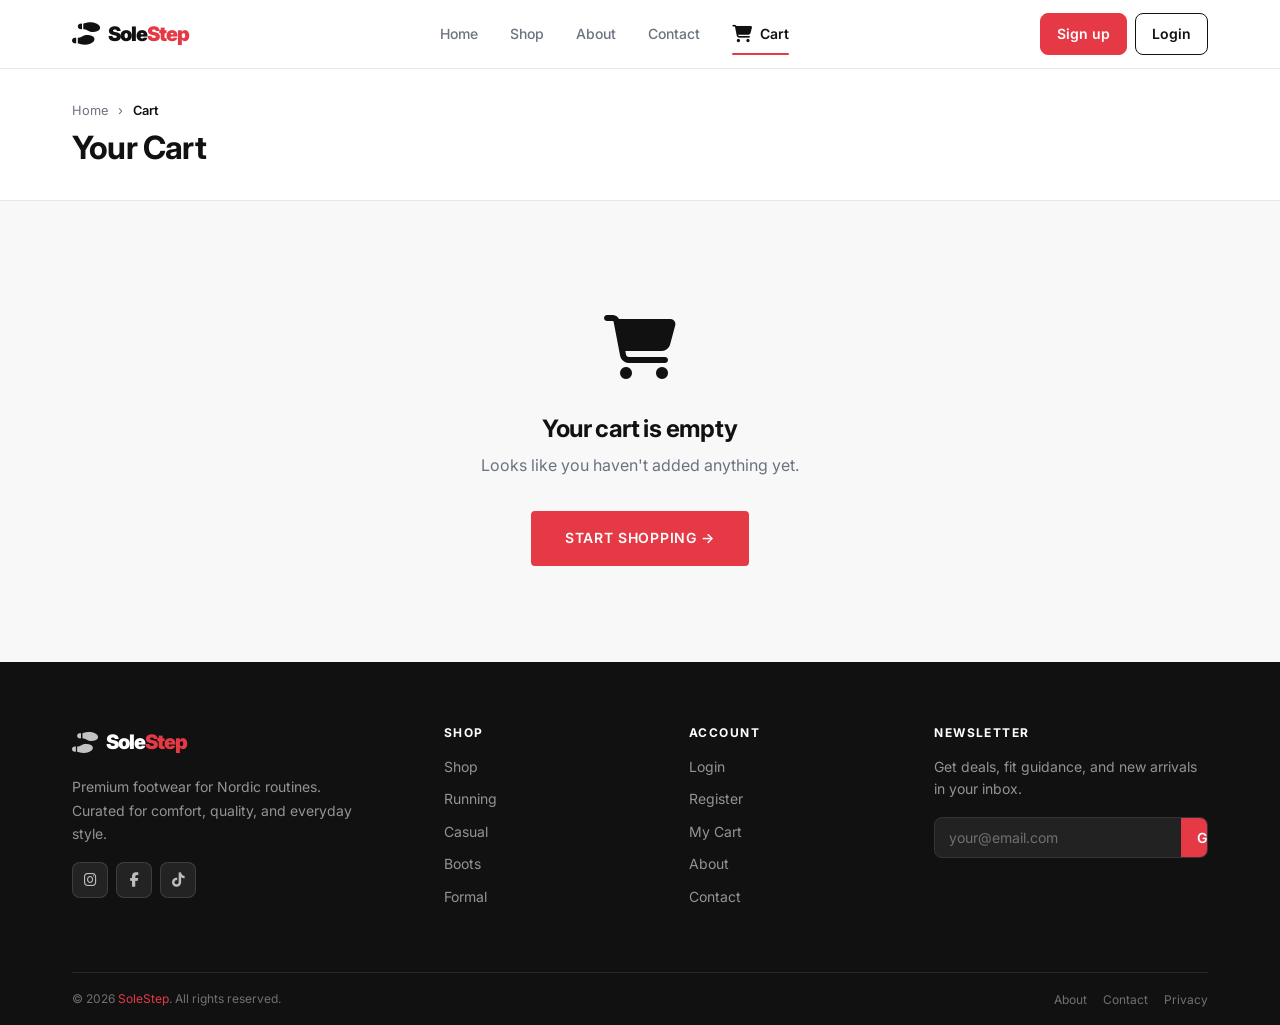
<file: cart.html>
<!DOCTYPE html>
<html lang="en">
<head>
  <meta charset="UTF-8"/>
  <meta name="viewport" content="width=device-width,initial-scale=1.0"/>
  <title>Cart — SoleStep</title>
  <meta name="description" content="Review items in your cart and proceed to checkout."/>
  <meta property="og:title" content="Cart — SoleStep"/>
  <meta property="og:description" content="Review your cart items and proceed to secure checkout."/>
  <meta property="og:type" content="website"/>
  <link rel="stylesheet" href="css/global.css"/>
  <link rel="stylesheet" href="css/header.css"/>
  <link rel="stylesheet" href="css/footer.css"/>
  <link rel="stylesheet" href="https://cdnjs.cloudflare.com/ajax/libs/font-awesome/6.4.0/css/all.min.css"/>
  <style>
    .cart-layout{display:grid;grid-template-columns:1fr 380px;gap:var(--space-xl);padding:var(--space-xl) 0;align-items:start;}
    .cart-item{display:flex;gap:var(--space-md);padding:var(--space-md);background:#fff;border:1px solid var(--border);border-radius:var(--radius-xl);transition:all .2s;}
    .cart-item:hover{box-shadow:var(--shadow-sm);}
    .cart-item-img-link{flex-shrink:0;}
    .cart-item-img{width:110px;height:110px;object-fit:cover;border-radius:var(--radius-lg);background:var(--surface-alt);}
    .cart-item-details{flex:1;display:flex;flex-direction:column;gap:6px;}
    .cart-item-header{display:flex;justify-content:space-between;gap:var(--space-sm);}
    .cart-item-brand{font-size:.72rem;font-weight:700;color:var(--accent);text-transform:uppercase;letter-spacing:.08em;}
    .cart-item-name{font-size:.95rem;font-weight:700;color:var(--primary);text-decoration:none;line-height:1.3;display:block;}
    .cart-item-name:hover{color:var(--accent);}
    .cart-item-meta{display:flex;gap:8px;flex-wrap:wrap;margin-top:4px;}
    .cart-item-tag{font-size:.72rem;color:var(--muted);background:var(--surface-alt);padding:2px 8px;border-radius:999px;display:inline-flex;align-items:center;gap:4px;}
    .cart-item-color-dot{width:10px;height:10px;border-radius:50%;display:inline-block;border:1px solid var(--border);}
    .cart-item-remove{background:none;border:none;font-size:1rem;color:var(--muted);cursor:pointer;padding:2px 6px;border-radius:var(--radius-sm);transition:all .15s;}
    .cart-item-remove:hover{color:var(--accent);background:rgba(230,57,70,.08);}
    .cart-item-footer{display:flex;align-items:center;justify-content:space-between;margin-top:auto;}
    .cart-qty-control{display:flex;align-items:center;border:1.5px solid var(--border-dark);border-radius:var(--radius-md);overflow:hidden;}
    .qty-btn{width:34px;height:34px;display:flex;align-items:center;justify-content:center;font-size:1rem;font-weight:600;cursor:pointer;transition:background .15s;background:none;border:none;}
    .qty-btn:hover{background:var(--surface-alt);}
    .qty-value{width:36px;text-align:center;font-size:.9rem;font-weight:700;}
    .cart-item-price{font-size:1rem;font-weight:800;color:var(--primary);}
    /* Summary */
    .cart-summary{background:#fff;border:1px solid var(--border);border-radius:var(--radius-xl);padding:var(--space-lg);position:sticky;top:88px;}
    .cs-title{font-size:1.1rem;font-weight:800;margin-bottom:var(--space-lg);padding-bottom:var(--space-md);border-bottom:2px solid var(--primary);}
    .cs-row{display:flex;justify-content:space-between;font-size:.9rem;margin-bottom:12px;}
    .cs-row.cs-total{font-size:1.15rem;font-weight:800;margin-top:var(--space-md);padding-top:var(--space-md);border-top:2px solid var(--primary);margin-bottom:var(--space-lg);}
    .cs-free{font-size:.8rem;color:#10B981;font-weight:600;}
    .cs-progress{height:4px;background:var(--border);border-radius:999px;margin:var(--space-sm) 0 var(--space-md);overflow:hidden;}
    .cs-progress-bar{height:100%;background:var(--accent);border-radius:999px;transition:width .3s;}
    .coupon-row{display:flex;gap:0;border:1.5px solid var(--border-dark);border-radius:var(--radius-md);overflow:hidden;margin-bottom:var(--space-md);}
    .coupon-input{flex:1;padding:10px 12px;font-size:.85rem;}
    .coupon-btn{padding:10px 14px;background:var(--primary);color:#fff;font-size:.8rem;font-weight:600;cursor:pointer;border:none;white-space:nowrap;}
    .coupon-btn:hover{background:#333;}
    .empty-state{text-align:center;padding:var(--space-2xl) var(--space-lg);}
    .empty-state-emoji{font-size:4rem;margin-bottom:var(--space-md);}
    .empty-state-title{font-size:1.5rem;font-weight:700;margin-bottom:var(--space-sm);}
    .empty-state-message{color:var(--muted);margin-bottom:var(--space-lg);}
    .toast{position:fixed;bottom:var(--space-lg);right:var(--space-lg);z-index:500;background:var(--primary);color:#fff;padding:var(--space-md) var(--space-lg);border-radius:var(--radius-md);font-size:var(--font-size-sm);font-weight:500;box-shadow:var(--shadow-xl);transform:translateY(100px);opacity:0;transition:all .25s;max-width:360px;}.toast.toast-show{transform:translateY(0);opacity:1;}.toast-success{border-left:4px solid #10B981;}.toast-error{border-left:4px solid var(--accent);}.toast-info{border-left:4px solid #3B82F6;}
    @media(max-width:900px){.cart-layout{grid-template-columns:1fr;}}
    @media(max-width:500px){.cart-item-img{width:80px;height:80px;}}
  </style>
</head>
<body>
<input type="checkbox" id="hamburger-toggle" class="hamburger-checkbox">
<header class="site-header"><div class="container"><div class="header-inner">
  <a href="index.html" class="header-logo" aria-label="SoleStep Home"><span class="header-logo-emoji"><i class="fa-solid fa-shoe-prints"></i></span><span class="header-logo-text">Sole<span>Step</span></span></a>
  <nav class="header-nav" aria-label="Main navigation"><a href="index.html" class="nav-link">Home</a><a href="products.html" class="nav-link">Shop</a><a href="about.html" class="nav-link">About</a><a href="contact.html" class="nav-link">Contact</a><a href="cart.html" class="nav-link nav-link-cart active" aria-current="page" aria-label="Shopping cart"><span class="cart-icon"><i class="fa-solid fa-cart-shopping"></i></span> Cart<span class="badge cart-count-badge" style="display:none">0</span></a></nav>
  <div class="header-actions"><div id="header-user-chip" style="display:none;align-items:center;gap:6px;font-size:.85rem;font-weight:600;"><i class="fa-solid fa-user"></i> <span class="user-name"></span></div><a href="register.html" id="header-register-btn" class="btn-auth btn-auth-primary">Sign up</a><a href="login.html" id="header-login-btn" class="btn-auth">Login</a><button id="header-logout-btn" class="btn-auth btn-logout" style="display:none">Logout</button></div>
  <label for="hamburger-toggle" class="hamburger-label"><span></span><span></span><span></span></label>
</div></div></header>
<nav class="mobile-nav" aria-label="Mobile navigation"><a href="index.html" class="mobile-nav-link"><i class="fa-solid fa-house"></i> Home</a><a href="products.html" class="mobile-nav-link"><i class="fa-solid fa-shoe-prints"></i> Shop</a><a href="about.html" class="mobile-nav-link"><i class="fa-solid fa-circle-info"></i> About</a><a href="contact.html" class="mobile-nav-link"><i class="fa-solid fa-envelope"></i> Contact</a><a href="cart.html" class="mobile-nav-link" aria-current="page" aria-label="Shopping cart"><i class="fa-solid fa-cart-shopping"></i> Cart <span class="badge cart-count-badge" style="display:none">0</span></a><div class="mobile-nav-divider"></div><div class="mobile-nav-actions"><a href="register.html" id="mobile-register-btn" class="btn-primary">Sign up</a><a href="login.html" id="mobile-login-btn" class="btn-secondary">Login</a><button id="mobile-logout-btn" class="btn-secondary" style="display:none">Logout</button></div></nav>

<div style="background:#fff;border-bottom:1px solid var(--border);padding:var(--space-lg) 0;">
  <div class="container">
    <nav style="font-size:.8rem;color:var(--muted);margin-bottom:var(--space-sm);"><a href="index.html" style="color:var(--muted);text-decoration:none;">Home</a> <span style="margin:0 6px;">›</span> <span style="color:var(--primary);font-weight:600;">Cart</span></nav>
    <h1 style="font-size:2rem;">Your Cart</h1>
  </div>
</div>

<main>
  <div class="container">
    <div id="cart-content"></div>
  </div>
</main>

<footer class="site-footer">
  <div class="container">
    <div class="footer-grid">
      <div class="footer-brand">
        <a href="index.html" class="footer-logo">
          <span class="footer-logo-emoji"><i class="fa-solid fa-shoe-prints"></i></span>
          <span class="footer-logo-text">Sole<span>Step</span></span>
        </a>
        <p class="footer-tagline">Premium footwear for Nordic routines. Curated for comfort, quality, and everyday style.</p>
        <div class="footer-social">
          <a href="#" class="social-link" aria-label="Instagram"><i class="fa-brands fa-instagram"></i></a>
          <a href="#" class="social-link" aria-label="Facebook"><i class="fa-brands fa-facebook-f"></i></a>
          <a href="#" class="social-link" aria-label="TikTok"><i class="fa-brands fa-tiktok"></i></a>
        </div>
      </div>
      <div>
        <h4 class="footer-col-title">Shop</h4>
        <nav class="footer-nav">
          <a href="products.html" class="footer-nav-link">Shop</a>
          <a href="products.html?category=Running" class="footer-nav-link">Running</a>
          <a href="products.html?category=Casual" class="footer-nav-link">Casual</a>
          <a href="products.html?category=Boots" class="footer-nav-link">Boots</a>
          <a href="products.html?category=Formal" class="footer-nav-link">Formal</a>
        </nav>
      </div>
      <div>
        <h4 class="footer-col-title">Account</h4>
        <nav class="footer-nav">
          <a href="login.html" class="footer-nav-link">Login</a>
          <a href="register.html" class="footer-nav-link">Register</a>
          <a href="cart.html" class="footer-nav-link">My Cart</a>
          <a href="about.html" class="footer-nav-link">About</a>
          <a href="contact.html" class="footer-nav-link">Contact</a>
        </nav>
      </div>
      <div class="footer-newsletter">
        <h4 class="footer-col-title">Newsletter</h4>
        <p class="footer-newsletter-desc">Get deals, fit guidance, and new arrivals in your inbox.</p>
        <form class="newsletter-form" onsubmit="event.preventDefault();UI.showToast('Subscribed!','success');this.reset();">
          <div class="newsletter-input-row">
            <input type="email" class="newsletter-input" placeholder="your@email.com" aria-label="Email for newsletter" required>
            <button type="submit" class="newsletter-btn">Go</button>
          </div>
        </form>
      </div>
    </div>
    <div class="footer-bottom">
      <p class="footer-copyright">&copy; 2026 <span>SoleStep</span>. All rights reserved.</p>
      <div class="footer-bottom-links">
        <a href="about.html" class="footer-bottom-link">About</a>
        <a href="contact.html" class="footer-bottom-link">Contact</a>
        <a href="#" class="footer-bottom-link">Privacy</a>
      </div>
    </div>
  </div>
</footer>

<script src="js/api.js"></script><script src="js/cart.js"></script><script src="js/auth.js"></script><script src="js/ui.js"></script>
<script>
function renderCartPage(){
  const container=document.getElementById('cart-content');
  const items=CART.getCart();
  if(!items.length){
    container.innerHTML=`<div class="empty-state"><div class="empty-state-emoji"><i class="fa-solid fa-cart-shopping"></i></div><h3 class="empty-state-title">Your cart is empty</h3><p class="empty-state-message">Looks like you haven't added anything yet.</p><a href="products.html" class="btn-primary">Start Shopping →</a></div>`;
    return;
  }
  const s=CART.getSummary();
  const progress=Math.min(100,(s.subtotal/s.freeShippingThreshold)*100);
  container.innerHTML=`<div class="cart-layout">
    <div style="display:flex;flex-direction:column;gap:var(--space-md);">
      <div style="display:flex;justify-content:space-between;align-items:center;margin-bottom:var(--space-sm);">
        <p style="font-size:.9rem;color:var(--muted);">${s.itemCount} item${s.itemCount!==1?'s':''} in your cart</p>
        <button onclick="if(confirm('Clear entire cart?')){CART.clearCart();renderCartPage();}" style="font-size:.8rem;color:var(--accent);font-weight:600;cursor:pointer;background:none;border:none;">Clear Cart</button>
      </div>
      ${items.map((it,i)=>UI.renderCartItem(it,i)).join('')}
    </div>
    <div class="cart-summary">
      <h2 class="cs-title">Order Summary</h2>
      ${s.freeShippingRemaining>0?`<p style="font-size:.8rem;color:var(--muted);margin-bottom:4px;">Add <strong style="color:var(--accent)">$${s.freeShippingRemaining.toFixed(2)}</strong> more for free shipping</p><div class="cs-progress"><div class="cs-progress-bar" style="width:${progress}%"></div></div>`:`<p class="cs-free" style="margin-bottom:var(--space-md);"><i class="fa-solid fa-circle-check"></i> You qualify for free shipping!</p>`}
      <div class="coupon-row"><input type="text" class="coupon-input" id="coupon-input" placeholder="Coupon code (try SOLE10)"><button class="coupon-btn" onclick="applyCoupon()">Apply</button></div>
      <div id="coupon-msg"></div>
      <div class="cs-row"><span>Subtotal</span><span>${s.formatted.subtotal}</span></div>
      <div class="cs-row"><span>Shipping</span><span>${s.formatted.shipping}</span></div>
      <div class="cs-row"><span>Tax (8.5%)</span><span>${s.formatted.tax}</span></div>
      <div id="discount-row"></div>
      <div class="cs-row cs-total"><span>Total</span><span id="cs-total">${s.formatted.total}</span></div>
      <a href="checkout.html" class="btn-primary" style="width:100%;text-align:center;">Proceed to Checkout →</a>
      <a href="products.html" style="display:block;text-align:center;margin-top:var(--space-md);font-size:.85rem;color:var(--muted);">← Continue Shopping</a>
    </div>
  </div>`;
}

function applyCoupon(){
  const code=document.getElementById('coupon-input')?.value;
  const msg=document.getElementById('coupon-msg');
  if(!code){msg.innerHTML='<p style="font-size:.8rem;color:var(--accent);">Enter a code</p>';return;}
  try{
    const result=CART.applyCoupon(code);
    msg.innerHTML=`<p style="font-size:.8rem;color:#10B981;margin-bottom:8px;"><i class="fa-solid fa-circle-check"></i> ${result.label} applied! (-${result.formatted})</p>`;
    const dr=document.getElementById('discount-row');
    dr.innerHTML=`<div class="cs-row"><span style="color:#10B981">Discount</span><span style="color:#10B981">-${result.formatted}</span></div>`;
    const total=CART.getTotal()-result.discount;
    document.getElementById('cs-total').textContent=CART.formatPrice(Math.max(0,total));
  }catch(e){msg.innerHTML=`<p style="font-size:.8rem;color:var(--accent);">${e.message}</p>`;}
}

document.addEventListener('DOMContentLoaded',renderCartPage);
</script>
</body>
</html>
</file>
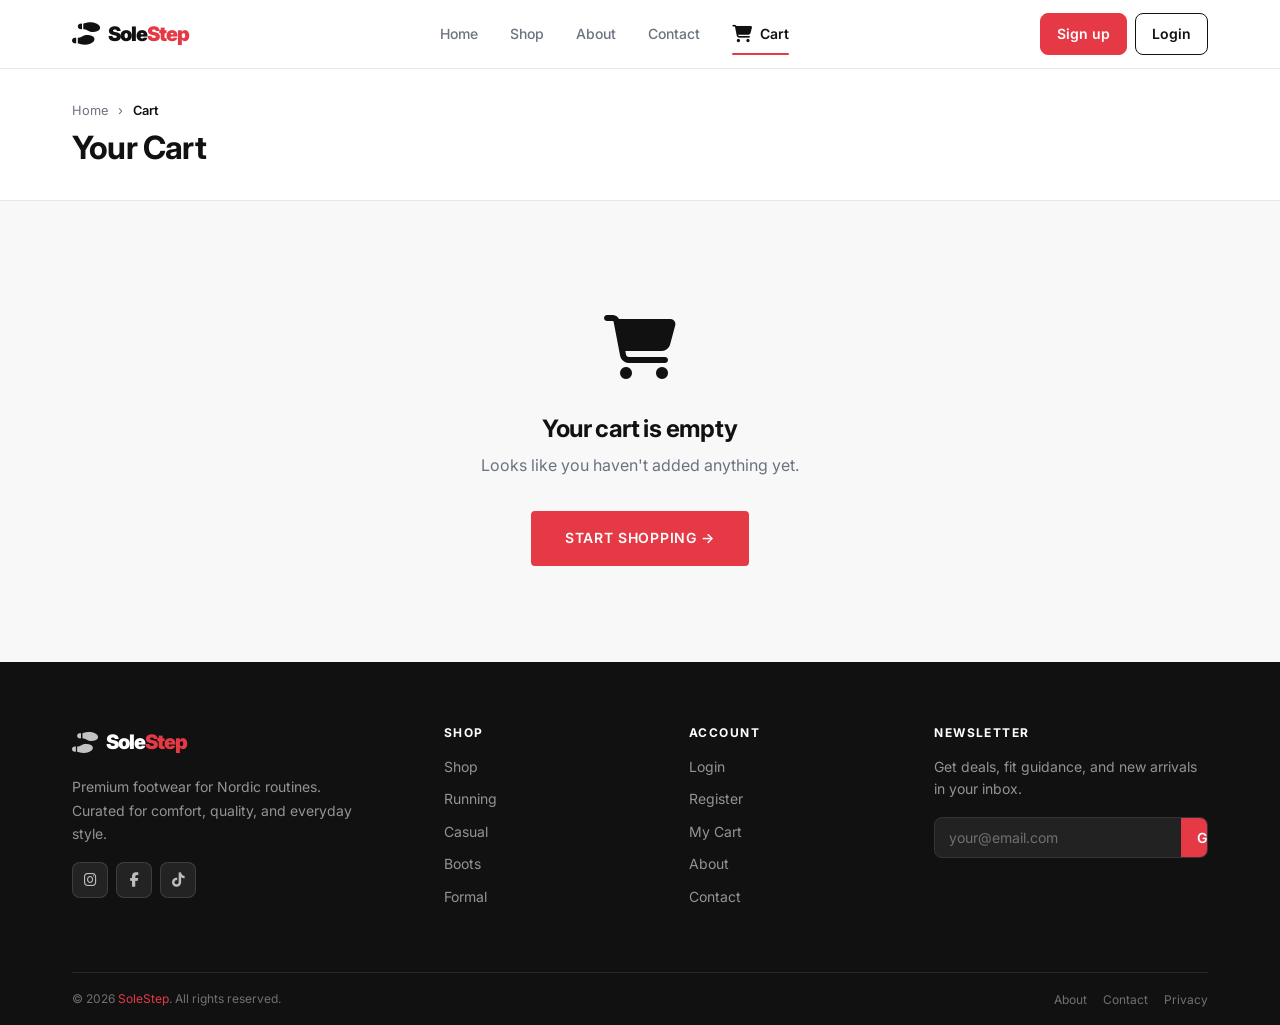
<file: checkout.html>
<!DOCTYPE html>
<html lang="en">
<head>
  <meta charset="UTF-8"/>
  <meta name="viewport" content="width=device-width,initial-scale=1.0"/>
  <title>Checkout - SoleStep</title>
  <meta name="description" content="Complete your SoleStep order securely."/>
  <meta property="og:title" content="Checkout - SoleStep"/>
  <meta property="og:description" content="Complete your SoleStep order securely."/>
  <meta property="og:type" content="website"/>
  <link rel="stylesheet" href="css/global.css"/>
  <link rel="stylesheet" href="css/header.css"/>
  <link rel="stylesheet" href="css/footer.css"/>
  <link rel="stylesheet" href="https://cdnjs.cloudflare.com/ajax/libs/font-awesome/6.4.0/css/all.min.css"/>
  <style>
    .checkout-head{background:#fff;border-bottom:1px solid var(--border);padding:var(--space-lg) 0;}
    .breadcrumb-lite{font-size:.8rem;color:var(--muted);margin-bottom:var(--space-sm);}
    .breadcrumb-lite a{color:var(--muted);}
    .checkout-title-row{display:flex;align-items:flex-end;justify-content:space-between;gap:var(--space-md);flex-wrap:wrap;}
    .checkout-title-row h1{font-size:2rem;}
    .secure-note{display:inline-flex;align-items:center;gap:8px;color:#059669;font-size:.86rem;font-weight:700;}
    .ck-shell{display:grid;grid-template-columns:minmax(0,1fr) 390px;gap:var(--space-xl);align-items:start;padding:var(--space-xl) 0;}
    .ck-form-stack{display:grid;gap:var(--space-md);}
    .ck-panel{background:#fff;border:1px solid var(--border);border-radius:var(--radius-xl);padding:var(--space-lg);box-shadow:var(--shadow-sm);}
    .ck-panel-header{display:flex;align-items:center;justify-content:space-between;gap:var(--space-md);margin-bottom:var(--space-lg);padding-bottom:var(--space-sm);border-bottom:1px solid var(--border);}
    .ck-panel-title{display:flex;align-items:center;gap:10px;font-size:1.05rem;font-weight:800;}
    .ck-step{width:28px;height:28px;border-radius:999px;background:var(--primary);color:#fff;display:inline-flex;align-items:center;justify-content:center;font-size:.8rem;font-weight:800;}
    .form-grid{display:grid;grid-template-columns:1fr 1fr;gap:var(--space-md);}
    .form-grid-full{grid-column:1/-1;}
    .option-grid{display:grid;gap:var(--space-sm);}
    .option-card{display:flex;align-items:center;justify-content:space-between;gap:var(--space-md);border:1.5px solid var(--border-dark);border-radius:var(--radius-lg);padding:var(--space-md);cursor:pointer;transition:var(--transition-fast);background:#fff;}
    .option-card:hover,.option-card:has(input:checked){border-color:var(--accent);box-shadow:0 0 0 3px rgba(230,57,70,.08);}
    .option-card input{accent-color:var(--accent);width:18px;height:18px;}
    .option-left{display:flex;align-items:flex-start;gap:12px;}
    .option-title{font-weight:800;color:var(--primary);}
    .option-desc{font-size:.84rem;color:var(--muted);}
    .option-price{font-weight:800;color:var(--primary);white-space:nowrap;}
    .payment-row{display:grid;grid-template-columns:2fr 1fr 1fr;gap:var(--space-md);}
    .check-row{display:flex;align-items:center;gap:10px;font-size:.9rem;color:var(--muted);margin-top:var(--space-sm);}
    .check-row input{width:18px;height:18px;accent-color:var(--accent);}
    .ck-summary{position:sticky;top:88px;background:#fff;border:1px solid var(--border);border-radius:var(--radius-xl);padding:var(--space-lg);box-shadow:var(--shadow-md);}
    .summary-title{font-size:1.1rem;font-weight:900;margin-bottom:var(--space-md);}
    .ck-item{display:flex;gap:12px;padding:12px 0;border-bottom:1px solid var(--border);}
    .ck-item-img-wrap{position:relative;flex-shrink:0;}
    .ck-item-img{width:70px;height:70px;border-radius:var(--radius-md);object-fit:cover;background:var(--surface-alt);}
    .qty-pill{position:absolute;top:-8px;right:-8px;min-width:22px;height:22px;border-radius:999px;background:var(--primary);color:#fff;display:flex;align-items:center;justify-content:center;font-size:.72rem;font-weight:800;border:2px solid #fff;}
    .ck-item-name{font-size:.9rem;font-weight:800;line-height:1.35;}
    .ck-item-meta{font-size:.8rem;color:var(--muted);}
    .ck-item-price{font-size:.9rem;font-weight:800;margin-left:auto;white-space:nowrap;}
    .promo-box{display:flex;gap:8px;margin:var(--space-md) 0;}
    .promo-box input{flex:1;padding:11px 12px;border:1.5px solid var(--border-dark);border-radius:var(--radius-md);font-size:.88rem;}
    .promo-box button{padding:11px 14px;border-radius:var(--radius-md);background:var(--primary);color:#fff;font-size:.82rem;font-weight:800;}
    .ck-row{display:flex;justify-content:space-between;gap:var(--space-md);font-size:.92rem;margin-bottom:10px;color:var(--muted);}
    .ck-row strong{color:var(--primary);}
    .ck-total{font-size:1.2rem;font-weight:900;margin-top:var(--space-md);padding-top:var(--space-md);border-top:2px solid var(--primary);color:var(--primary);}
    .trust-list{display:grid;gap:8px;margin-top:var(--space-md);font-size:.84rem;color:var(--muted);}
    .trust-list span{display:flex;align-items:center;gap:8px;}
    .trust-list i{color:#059669;}
    .success-wrap{text-align:center;padding:var(--space-2xl) var(--space-lg);max-width:680px;margin:0 auto;}
    .success-checkmark{width:100px;height:100px;margin:0 auto var(--space-lg);}
    .success-checkmark .check-icon{width:100px;height:100px;border-radius:50%;display:block;stroke-width:4;stroke:#10B981;stroke-miterlimit:10;fill:none;animation:scaleIn .4s ease;}
    .success-checkmark .check-icon .check-circle{stroke-dasharray:314;stroke-dashoffset:314;animation:drawCircle .6s .2s forwards;}
    .success-checkmark .check-icon .check-tick{stroke-dasharray:60;stroke-dashoffset:60;animation:drawTick .3s .6s forwards;}
    @keyframes scaleIn{from{transform:scale(0)}to{transform:scale(1)}}
    @keyframes drawCircle{to{stroke-dashoffset:0}}
    @keyframes drawTick{to{stroke-dashoffset:0}}
    .success-order{background:#fff;border:1px solid var(--border);padding:var(--space-lg);border-radius:var(--radius-xl);margin:var(--space-lg) 0;text-align:left;}
    .success-row{display:flex;justify-content:space-between;gap:var(--space-md);padding:8px 0;border-bottom:1px solid var(--border);font-size:.92rem;}
    .success-row:last-child{border-bottom:none;}
    @media(max-width:980px){.ck-shell{grid-template-columns:1fr}.ck-summary{position:static;order:-1}.payment-row{grid-template-columns:1fr 1fr}.payment-row .form-group:first-child{grid-column:1/-1}}
    @media(max-width:620px){.form-grid,.payment-row{grid-template-columns:1fr}.ck-panel,.ck-summary{padding:var(--space-md)}}
  </style>
</head>
<body>
<input type="checkbox" id="hamburger-toggle" class="hamburger-checkbox">
<header class="site-header"><div class="container"><div class="header-inner">
  <a href="index.html" class="header-logo" aria-label="SoleStep Home"><span class="header-logo-emoji"><i class="fa-solid fa-shoe-prints"></i></span><span class="header-logo-text">Sole<span>Step</span></span></a>
  <nav class="header-nav" aria-label="Main navigation"><a href="index.html" class="nav-link">Home</a><a href="products.html" class="nav-link">Shop</a><a href="about.html" class="nav-link">About</a><a href="contact.html" class="nav-link">Contact</a><a href="cart.html" class="nav-link nav-link-cart active" aria-current="page" aria-label="Shopping cart"><span class="cart-icon"><i class="fa-solid fa-cart-shopping"></i></span> Cart<span class="badge cart-count-badge" style="display:none">0</span></a></nav>
  <div class="header-actions"><div id="header-user-chip" style="display:none;align-items:center;gap:6px;font-size:.85rem;font-weight:600;"><i class="fa-solid fa-user"></i> <span class="user-name"></span></div><a href="register.html" id="header-register-btn" class="btn-auth btn-auth-primary">Sign up</a><a href="login.html" id="header-login-btn" class="btn-auth">Login</a><button id="header-logout-btn" class="btn-auth btn-logout" style="display:none">Logout</button></div>
  <label for="hamburger-toggle" class="hamburger-label"><span></span><span></span><span></span></label>
</div></div></header>
<nav class="mobile-nav" aria-label="Mobile navigation"><a href="index.html" class="mobile-nav-link"><i class="fa-solid fa-house"></i> Home</a><a href="products.html" class="mobile-nav-link"><i class="fa-solid fa-shoe-prints"></i> Shop</a><a href="about.html" class="mobile-nav-link"><i class="fa-solid fa-circle-info"></i> About</a><a href="contact.html" class="mobile-nav-link"><i class="fa-solid fa-envelope"></i> Contact</a><a href="cart.html" class="mobile-nav-link" aria-label="Shopping cart"><i class="fa-solid fa-cart-shopping"></i> Cart</a><div class="mobile-nav-divider"></div><div class="mobile-nav-actions"><a href="register.html" id="mobile-register-btn" class="btn-primary">Sign up</a><a href="login.html" id="mobile-login-btn" class="btn-secondary">Login</a><button id="mobile-logout-btn" class="btn-secondary" style="display:none">Logout</button></div></nav>

<div class="checkout-head">
  <div class="container">
    <nav class="breadcrumb-lite"><a href="index.html">Home</a> / <a href="cart.html">Cart</a> / <span style="color:var(--primary);font-weight:700;">Checkout</span></nav>
    <div class="checkout-title-row">
      <div>
        <h1>Checkout</h1>
        <p>Complete your order with secure delivery across Norway.</p>
      </div>
      <span class="secure-note"><i class="fa-solid fa-lock"></i> Secure checkout</span>
    </div>
  </div>
</div>

<main><div class="container" id="checkout-content"></div></main>

<footer class="site-footer">
  <div class="container">
    <div class="footer-grid">
      <div class="footer-brand">
        <a href="index.html" class="footer-logo">
          <span class="footer-logo-emoji"><i class="fa-solid fa-shoe-prints"></i></span>
          <span class="footer-logo-text">Sole<span>Step</span></span>
        </a>
        <p class="footer-tagline">Premium footwear for Nordic routines. Curated for comfort, quality, and everyday style.</p>
        <div class="footer-social">
          <a href="#" class="social-link" aria-label="Instagram"><i class="fa-brands fa-instagram"></i></a>
          <a href="#" class="social-link" aria-label="Facebook"><i class="fa-brands fa-facebook-f"></i></a>
          <a href="#" class="social-link" aria-label="TikTok"><i class="fa-brands fa-tiktok"></i></a>
        </div>
      </div>
      <div>
        <h4 class="footer-col-title">Shop</h4>
        <nav class="footer-nav">
          <a href="products.html" class="footer-nav-link">Shop</a>
          <a href="products.html?category=Running" class="footer-nav-link">Running</a>
          <a href="products.html?category=Casual" class="footer-nav-link">Casual</a>
          <a href="products.html?category=Boots" class="footer-nav-link">Boots</a>
          <a href="products.html?category=Formal" class="footer-nav-link">Formal</a>
        </nav>
      </div>
      <div>
        <h4 class="footer-col-title">Account</h4>
        <nav class="footer-nav">
          <a href="login.html" class="footer-nav-link">Login</a>
          <a href="register.html" class="footer-nav-link">Register</a>
          <a href="cart.html" class="footer-nav-link">My Cart</a>
          <a href="about.html" class="footer-nav-link">About</a>
          <a href="contact.html" class="footer-nav-link">Contact</a>
        </nav>
      </div>
      <div class="footer-newsletter">
        <h4 class="footer-col-title">Newsletter</h4>
        <p class="footer-newsletter-desc">Get deals, fit guidance, and new arrivals in your inbox.</p>
        <form class="newsletter-form" onsubmit="event.preventDefault();UI.showToast('Subscribed!','success');this.reset();">
          <div class="newsletter-input-row">
            <input type="email" class="newsletter-input" placeholder="your@email.com" aria-label="Email for newsletter" required>
            <button type="submit" class="newsletter-btn">Go</button>
          </div>
        </form>
      </div>
    </div>
    <div class="footer-bottom">
      <p class="footer-copyright">&copy; 2026 <span>SoleStep</span>. All rights reserved.</p>
      <div class="footer-bottom-links">
        <a href="about.html" class="footer-bottom-link">About</a>
        <a href="contact.html" class="footer-bottom-link">Contact</a>
        <a href="#" class="footer-bottom-link">Privacy</a>
      </div>
    </div>
  </div>
</footer>

<script src="js/cart.js"></script><script src="js/auth.js"></script><script src="js/ui.js"></script>
<script>
let checkoutDiscount = 0;

function renderCheckout() {
  const container = document.getElementById('checkout-content');
  const items = CART.getCart();

  if (!items.length) {
    window.location.href = 'cart.html';
    return;
  }

  container.innerHTML = `
    <form class="ck-shell" id="checkout-form" onsubmit="placeOrder(event)">
      <div class="ck-form-stack">
        <section class="ck-panel">
          <div class="ck-panel-header"><h2 class="ck-panel-title"><span class="ck-step">1</span> Contact information</h2><span class="secure-note"><i class="fa-solid fa-shield-halved"></i> Encrypted</span></div>
          <div class="form-grid">
            <div class="form-group"><label class="form-label" for="first-name">First name</label><input class="form-input" id="first-name" name="firstName" type="text" autocomplete="given-name" required></div>
            <div class="form-group"><label class="form-label" for="last-name">Last name</label><input class="form-input" id="last-name" name="lastName" type="text" autocomplete="family-name" required></div>
            <div class="form-group"><label class="form-label" for="email">Email</label><input class="form-input" id="email" name="email" type="email" autocomplete="email" required></div>
            <div class="form-group"><label class="form-label" for="phone">Phone</label><input class="form-input" id="phone" name="phone" type="tel" autocomplete="tel" placeholder="+47" required></div>
          </div>
        </section>

        <section class="ck-panel">
          <div class="ck-panel-header"><h2 class="ck-panel-title"><span class="ck-step">2</span> Delivery address</h2></div>
          <div class="form-grid">
            <div class="form-group form-grid-full"><label class="form-label" for="address">Street address</label><input class="form-input" id="address" name="address" type="text" autocomplete="street-address" placeholder="Karl Johans gate 18" required></div>
            <div class="form-group"><label class="form-label" for="postal">Postal code</label><input class="form-input" id="postal" name="postal" type="text" autocomplete="postal-code" placeholder="0159" required></div>
            <div class="form-group"><label class="form-label" for="city">City</label><input class="form-input" id="city" name="city" type="text" autocomplete="address-level2" placeholder="Oslo" required></div>
            <div class="form-group form-grid-full"><label class="form-label" for="country">Country</label><select class="form-input" id="country" name="country"><option>Norway</option></select></div>
          </div>
        </section>

        <section class="ck-panel">
          <div class="ck-panel-header"><h2 class="ck-panel-title"><span class="ck-step">3</span> Delivery method</h2></div>
          <div class="option-grid">
            <label class="option-card"><span class="option-left"><input type="radio" name="shipping" value="0" checked onchange="updateCheckoutTotals()"><span><span class="option-title">Standard delivery</span><span class="option-desc">2-4 business days with tracking</span></span></span><span class="option-price">Free</span></label>
            <label class="option-card"><span class="option-left"><input type="radio" name="shipping" value="9.99" onchange="updateCheckoutTotals()"><span><span class="option-title">Express delivery</span><span class="option-desc">1-2 business days in major cities</span></span></span><span class="option-price">$9.99</span></label>
          </div>
        </section>

        <section class="ck-panel">
          <div class="ck-panel-header"><h2 class="ck-panel-title"><span class="ck-step">4</span> Payment</h2><span class="secure-note"><i class="fa-solid fa-credit-card"></i> Card payment</span></div>
          <div class="payment-row">
            <div class="form-group"><label class="form-label" for="card-number">Card number</label><input class="form-input" id="card-number" inputmode="numeric" placeholder="4242 4242 4242 4242" required></div>
            <div class="form-group"><label class="form-label" for="expiry">Expiry</label><input class="form-input" id="expiry" placeholder="MM/YY" required></div>
            <div class="form-group"><label class="form-label" for="cvc">CVC</label><input class="form-input" id="cvc" inputmode="numeric" placeholder="123" required></div>
          </div>
          <label class="check-row"><input type="checkbox" checked> Billing address is the same as delivery address</label>
        </section>
      </div>

      <aside class="ck-summary" aria-label="Order summary">
        ${renderSummaryMarkup(items)}
      </aside>
    </form>
  `;
  updateCheckoutTotals();
}

function renderSummaryMarkup(items) {
  const itemCount = items.reduce((sum, item) => sum + item.quantity, 0);
  return `
    <h2 class="summary-title">Order summary</h2>
    <div style="font-size:.86rem;color:var(--muted);margin-bottom:var(--space-sm);">${itemCount} item${itemCount !== 1 ? 's' : ''}</div>
    ${items.map(item => `
      <div class="ck-item">
        <div class="ck-item-img-wrap"><img src="${item.image}" class="ck-item-img" alt="${item.name}"><span class="qty-pill">${item.quantity}</span></div>
        <div style="flex:1;"><div class="ck-item-name">${item.name}</div><div class="ck-item-meta">${item.brand || 'SoleStep'}</div></div>
        <div class="ck-item-price">$${(item.price * item.quantity).toFixed(2)}</div>
      </div>
    `).join('')}
    <div class="promo-box"><input type="text" id="checkout-coupon" placeholder="Gift card or discount code"><button type="button" onclick="applyCheckoutCoupon()">Apply</button></div>
    <div id="checkout-coupon-msg"></div>
    <div class="ck-row"><span>Subtotal</span><strong id="summary-subtotal">$0.00</strong></div>
    <div class="ck-row" id="summary-discount-row" style="display:none;"><span>Discount</span><strong id="summary-discount" style="color:#059669;">-$0.00</strong></div>
    <div class="ck-row"><span>Delivery</span><strong id="summary-shipping">Free</strong></div>
    <div class="ck-row"><span>Estimated tax</span><strong id="summary-tax">$0.00</strong></div>
    <div class="ck-row ck-total"><span>Total</span><strong id="summary-total">$0.00</strong></div>
    <button class="btn-primary" id="place-order-btn" type="submit" style="width:100%;margin-top:var(--space-md);"><i class="fa-solid fa-lock"></i> Pay Securely</button>
    <div class="trust-list"><span><i class="fa-solid fa-circle-check"></i> 30-day returns</span><span><i class="fa-solid fa-circle-check"></i> Tracked delivery</span><span><i class="fa-solid fa-circle-check"></i> Secure card handling</span></div>
  `;
}

function getCheckoutNumbers() {
  const items = CART.getCart();
  const subtotal = items.reduce((sum, item) => sum + item.price * item.quantity, 0);
  const selectedShipping = document.querySelector('input[name="shipping"]:checked');
  const shipping = selectedShipping ? Number(selectedShipping.value) : 0;
  const tax = subtotal * 0.085;
  const discount = Math.min(checkoutDiscount, subtotal);
  return { subtotal, shipping, tax, discount, total: subtotal + shipping + tax - discount };
}

function updateCheckoutTotals() {
  const numbers = getCheckoutNumbers();
  document.getElementById('summary-subtotal').textContent = CART.formatPrice(numbers.subtotal);
  document.getElementById('summary-discount-row').style.display = numbers.discount > 0 ? 'flex' : 'none';
  document.getElementById('summary-discount').textContent = '-' + CART.formatPrice(numbers.discount);
  document.getElementById('summary-shipping').textContent = numbers.shipping === 0 ? 'Free' : CART.formatPrice(numbers.shipping);
  document.getElementById('summary-tax').textContent = CART.formatPrice(numbers.tax);
  document.getElementById('summary-total').textContent = CART.formatPrice(numbers.total);
}

function applyCheckoutCoupon() {
  const input = document.getElementById('checkout-coupon');
  const msg = document.getElementById('checkout-coupon-msg');
  if (!input.value.trim()) {
    msg.innerHTML = '<p style="font-size:.82rem;color:var(--accent);margin-bottom:8px;">Enter a discount code.</p>';
    return;
  }
  try {
    const result = CART.applyCoupon(input.value);
    checkoutDiscount = result.discount;
    msg.innerHTML = `<p style="font-size:.82rem;color:#059669;margin-bottom:8px;">${result.label} applied.</p>`;
    updateCheckoutTotals();
  } catch (err) {
    checkoutDiscount = 0;
    updateCheckoutTotals();
    msg.innerHTML = `<p style="font-size:.82rem;color:var(--accent);margin-bottom:8px;">${err.message}</p>`;
  }
}

function placeOrder(event) {
  event.preventDefault();
  const form = document.getElementById('checkout-form');
  if (!form.checkValidity()) {
    form.reportValidity();
    return;
  }

  const btn = document.getElementById('place-order-btn');
  UI.setButtonLoading(btn, true, 'Processing...');

  const numbers = getCheckoutNumbers();
  const city = document.getElementById('city').value.trim();

  setTimeout(() => {
    const orderNumber = 'SS-' + Math.random().toString(36).substring(2, 10).toUpperCase();
    CART.clearCart();

    document.getElementById('checkout-content').innerHTML = `
      <div class="success-wrap animate-fade-in">
        <div class="success-checkmark"><svg class="check-icon" viewBox="0 0 100 100"><circle class="check-circle" cx="50" cy="50" r="45" /><polyline class="check-tick" points="30,52 45,67 70,35" /></svg></div>
        <h1 style="font-size:2rem;margin-bottom:var(--space-sm);">Order confirmed</h1>
        <p style="color:var(--muted);font-size:1.05rem;">Thank you for shopping with SoleStep. A confirmation email is on its way.</p>
        <div class="success-order">
          <div class="success-row"><span>Order number</span><strong>${orderNumber}</strong></div>
          <div class="success-row"><span>Delivery area</span><strong>${city || 'Norway'}</strong></div>
          <div class="success-row"><span>Estimated delivery</span><strong>2-4 business days</strong></div>
          <div class="success-row"><span>Total paid</span><strong>${CART.formatPrice(numbers.total)}</strong></div>
        </div>
        <a href="products.html" class="btn-primary">Continue Shopping</a>
      </div>
    `;
  }, 1200);
}

document.addEventListener('DOMContentLoaded', renderCheckout);
</script>
</body>
</html>
</file>
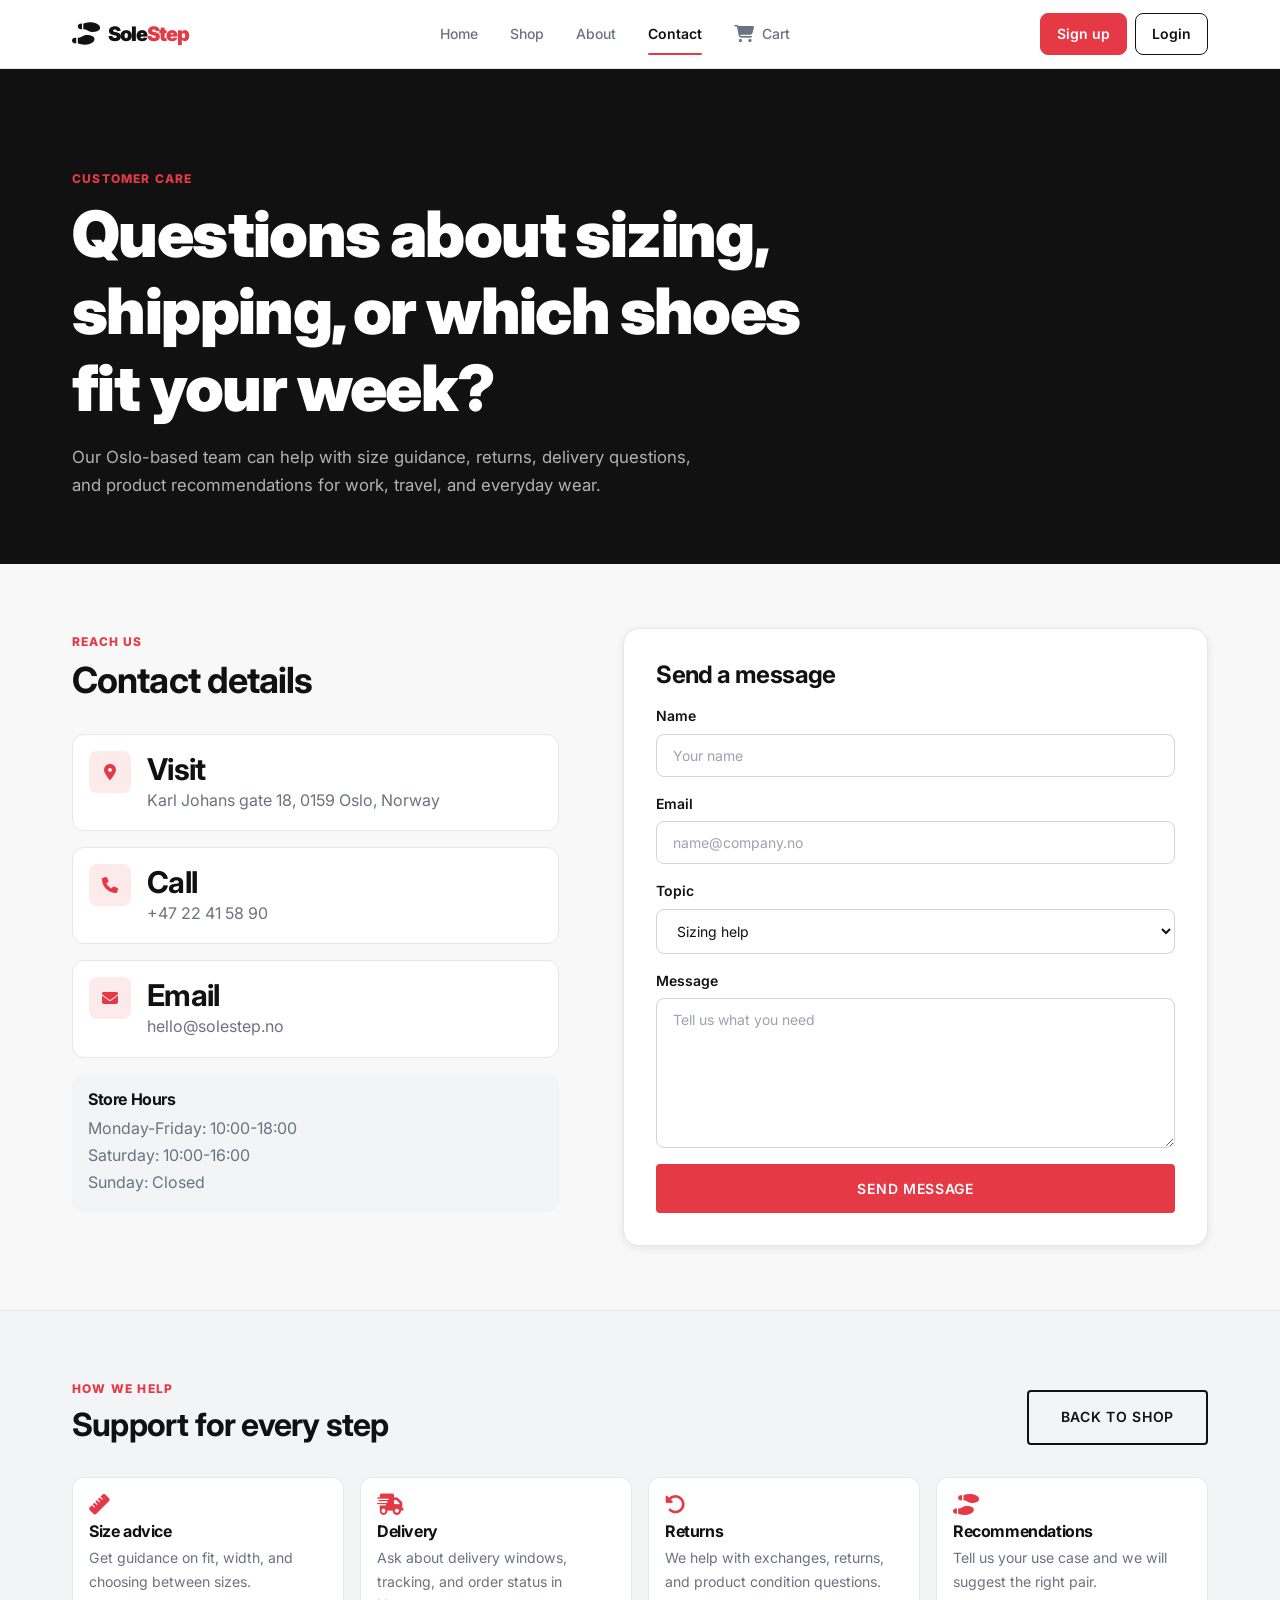
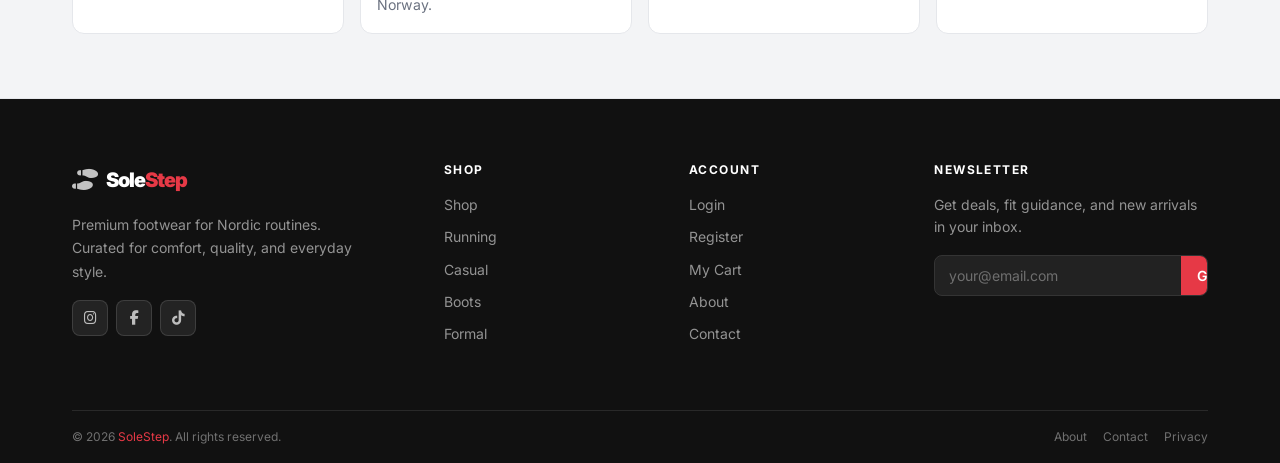
<file: contact.html>
<!DOCTYPE html>
<html lang="en">
<head>
  <meta charset="UTF-8"/>
  <meta name="viewport" content="width=device-width,initial-scale=1.0"/>
  <title>Contact - SoleStep</title>
  <meta name="description" content="Contact SoleStep for support, returns, sizing, and shoe questions."/>
  <link rel="stylesheet" href="css/global.css"/>
  <link rel="stylesheet" href="css/header.css"/>
  <link rel="stylesheet" href="css/footer.css"/>
  <link rel="stylesheet" href="https://cdnjs.cloudflare.com/ajax/libs/font-awesome/6.4.0/css/all.min.css"/>
  <style>
    .contact-hero{background:#111;color:#fff;padding:var(--space-2xl) 0 var(--space-xl);}
    .contact-hero h1{color:#fff;font-size:clamp(2.2rem,5vw,4rem);font-weight:900;max-width:780px;}
    .contact-hero p{color:rgba(255,255,255,.68);font-size:1.05rem;max-width:620px;margin-top:var(--space-md);}
    .eyebrow{display:inline-flex;color:var(--accent);font-size:.75rem;font-weight:800;text-transform:uppercase;letter-spacing:.1em;margin-bottom:var(--space-sm);}
    .contact-layout{display:grid;grid-template-columns:1fr 1.2fr;gap:var(--space-xl);align-items:start;}
    .contact-list{display:grid;gap:var(--space-md);}
    .contact-item{display:flex;gap:var(--space-md);align-items:flex-start;background:#fff;border:1px solid var(--border);border-radius:var(--radius-lg);padding:var(--space-md);}
    .contact-icon{width:42px;height:42px;border-radius:var(--radius-md);background:rgba(230,57,70,.1);color:var(--accent);display:flex;align-items:center;justify-content:center;flex-shrink:0;}
    .contact-panel{background:#fff;border:1px solid var(--border);border-radius:var(--radius-xl);padding:var(--space-lg);box-shadow:var(--shadow-sm);}
    .contact-form{display:grid;gap:var(--space-md);}
    .form-textarea{min-height:150px;resize:vertical;}
    .hours{background:var(--surface-alt);padding:var(--space-md);border-radius:var(--radius-lg);margin-top:var(--space-md);}
    .support-strip{background:var(--surface-alt);border-top:1px solid var(--border);border-bottom:1px solid var(--border);}
    .support-grid{display:grid;grid-template-columns:repeat(4,1fr);gap:var(--space-md);}
    .support-card{background:#fff;border:1px solid var(--border);border-radius:var(--radius-lg);padding:var(--space-md);}
    .support-card i{color:var(--accent);font-size:1.3rem;margin-bottom:var(--space-sm);}
    .support-card h3{font-size:1rem;margin-bottom:4px;}
    .support-card p{font-size:.88rem;}
    @media(max-width:860px){.contact-layout{grid-template-columns:1fr}.support-grid{grid-template-columns:1fr 1fr}}
    @media(max-width:520px){.support-grid{grid-template-columns:1fr}}
  </style>
</head>
<body>
<input type="checkbox" id="hamburger-toggle" class="hamburger-checkbox">
<header class="site-header"><div class="container"><div class="header-inner">
  <a href="index.html" class="header-logo" aria-label="SoleStep Home"><span class="header-logo-emoji"><i class="fa-solid fa-shoe-prints"></i></span><span class="header-logo-text">Sole<span>Step</span></span></a>
  <nav class="header-nav" aria-label="Main navigation"><a href="index.html" class="nav-link">Home</a><a href="products.html" class="nav-link">Shop</a><a href="about.html" class="nav-link">About</a><a href="contact.html" class="nav-link active" aria-current="page">Contact</a><a href="cart.html" class="nav-link nav-link-cart" aria-label="Shopping cart"><span class="cart-icon"><i class="fa-solid fa-cart-shopping"></i></span> Cart<span class="badge cart-count-badge" style="display:none">0</span></a></nav>
  <div class="header-actions"><div id="header-user-chip" style="display:none;align-items:center;gap:6px;font-size:.85rem;font-weight:600;"><i class="fa-solid fa-user"></i> <span class="user-name"></span></div><a href="register.html" id="header-register-btn" class="btn-auth btn-auth-primary">Sign up</a><a href="login.html" id="header-login-btn" class="btn-auth">Login</a><button id="header-logout-btn" class="btn-auth btn-logout" style="display:none">Logout</button></div>
  <label for="hamburger-toggle" class="hamburger-label"><span></span><span></span><span></span></label>
</div></div></header>
<nav class="mobile-nav" aria-label="Mobile navigation"><a href="index.html" class="mobile-nav-link"><i class="fa-solid fa-house"></i> Home</a><a href="products.html" class="mobile-nav-link"><i class="fa-solid fa-shoe-prints"></i> Shop</a><a href="about.html" class="mobile-nav-link"><i class="fa-solid fa-circle-info"></i> About</a><a href="contact.html" class="mobile-nav-link" aria-current="page"><i class="fa-solid fa-envelope"></i> Contact</a><a href="cart.html" class="mobile-nav-link"><i class="fa-solid fa-cart-shopping"></i> Cart <span class="badge cart-count-badge" style="display:none">0</span></a><div class="mobile-nav-divider"></div><div class="mobile-nav-actions"><a href="register.html" id="mobile-register-btn" class="btn-primary">Sign up</a><a href="login.html" id="mobile-login-btn" class="btn-secondary">Login</a><button id="mobile-logout-btn" class="btn-secondary" style="display:none">Logout</button></div></nav>

<main>
  <section class="contact-hero">
    <div class="container">
      <span class="eyebrow">Customer care</span>
      <h1>Questions about sizing, shipping, or which shoes fit your week?</h1>
      <p>Our Oslo-based team can help with size guidance, returns, delivery questions, and product recommendations for work, travel, and everyday wear.</p>
    </div>
  </section>

  <section class="section">
    <div class="container contact-layout">
      <aside>
        <span class="eyebrow">Reach us</span>
        <h2>Contact details</h2>
        <div class="contact-list" style="margin-top:var(--space-lg);">
          <div class="contact-item"><span class="contact-icon"><i class="fa-solid fa-location-dot"></i></span><div><h3>Visit</h3><p>Karl Johans gate 18, 0159 Oslo, Norway</p></div></div>
          <div class="contact-item"><span class="contact-icon"><i class="fa-solid fa-phone"></i></span><div><h3>Call</h3><p>+47 22 41 58 90</p></div></div>
          <div class="contact-item"><span class="contact-icon"><i class="fa-solid fa-envelope"></i></span><div><h3>Email</h3><p>hello@solestep.no</p></div></div>
        </div>
        <div class="hours">
          <h3 style="font-size:1rem;margin-bottom:6px;">Store Hours</h3>
          <p>Monday-Friday: 10:00-18:00<br>Saturday: 10:00-16:00<br>Sunday: Closed</p>
        </div>
      </aside>

      <section class="contact-panel">
        <h2 style="font-size:1.5rem;margin-bottom:var(--space-md);">Send a message</h2>
        <form class="contact-form" onsubmit="handleContact(event)">
          <div class="form-group"><label class="form-label" for="contact-name">Name</label><input class="form-input" id="contact-name" type="text" placeholder="Your name" required></div>
          <div class="form-group"><label class="form-label" for="contact-email">Email</label><input class="form-input" id="contact-email" type="email" placeholder="name@company.no" required></div>
          <div class="form-group"><label class="form-label" for="contact-topic">Topic</label><select class="form-input" id="contact-topic"><option>Sizing help</option><option>Shipping question</option><option>Return request</option><option>Product recommendation</option></select></div>
          <div class="form-group"><label class="form-label" for="contact-message">Message</label><textarea class="form-input form-textarea" id="contact-message" placeholder="Tell us what you need" required></textarea></div>
          <button type="submit" class="btn-primary">Send Message</button>
        </form>
      </section>
    </div>
  </section>

  <section class="section support-strip">
    <div class="container">
      <div style="display:flex;align-items:flex-end;justify-content:space-between;gap:var(--space-md);flex-wrap:wrap;margin-bottom:var(--space-lg);">
        <div>
          <span class="eyebrow">How we help</span>
          <h2 style="font-size:2rem;">Support for every step</h2>
        </div>
        <a href="products.html" class="btn-secondary">Back to Shop</a>
      </div>
      <div class="support-grid">
        <div class="support-card"><i class="fa-solid fa-ruler"></i><h3>Size advice</h3><p>Get guidance on fit, width, and choosing between sizes.</p></div>
        <div class="support-card"><i class="fa-solid fa-truck-fast"></i><h3>Delivery</h3><p>Ask about delivery windows, tracking, and order status in Norway.</p></div>
        <div class="support-card"><i class="fa-solid fa-rotate-left"></i><h3>Returns</h3><p>We help with exchanges, returns, and product condition questions.</p></div>
        <div class="support-card"><i class="fa-solid fa-shoe-prints"></i><h3>Recommendations</h3><p>Tell us your use case and we will suggest the right pair.</p></div>
      </div>
    </div>
  </section>
</main>

<footer class="site-footer">
  <div class="container">
    <div class="footer-grid">
      <div class="footer-brand">
        <a href="index.html" class="footer-logo">
          <span class="footer-logo-emoji"><i class="fa-solid fa-shoe-prints"></i></span>
          <span class="footer-logo-text">Sole<span>Step</span></span>
        </a>
        <p class="footer-tagline">Premium footwear for Nordic routines. Curated for comfort, quality, and everyday style.</p>
        <div class="footer-social">
          <a href="#" class="social-link" aria-label="Instagram"><i class="fa-brands fa-instagram"></i></a>
          <a href="#" class="social-link" aria-label="Facebook"><i class="fa-brands fa-facebook-f"></i></a>
          <a href="#" class="social-link" aria-label="TikTok"><i class="fa-brands fa-tiktok"></i></a>
        </div>
      </div>
      <div>
        <h4 class="footer-col-title">Shop</h4>
        <nav class="footer-nav">
          <a href="products.html" class="footer-nav-link">Shop</a>
          <a href="products.html?category=Running" class="footer-nav-link">Running</a>
          <a href="products.html?category=Casual" class="footer-nav-link">Casual</a>
          <a href="products.html?category=Boots" class="footer-nav-link">Boots</a>
          <a href="products.html?category=Formal" class="footer-nav-link">Formal</a>
        </nav>
      </div>
      <div>
        <h4 class="footer-col-title">Account</h4>
        <nav class="footer-nav">
          <a href="login.html" class="footer-nav-link">Login</a>
          <a href="register.html" class="footer-nav-link">Register</a>
          <a href="cart.html" class="footer-nav-link">My Cart</a>
          <a href="about.html" class="footer-nav-link">About</a>
          <a href="contact.html" class="footer-nav-link">Contact</a>
        </nav>
      </div>
      <div class="footer-newsletter">
        <h4 class="footer-col-title">Newsletter</h4>
        <p class="footer-newsletter-desc">Get deals, fit guidance, and new arrivals in your inbox.</p>
        <form class="newsletter-form" onsubmit="event.preventDefault();UI.showToast('Subscribed!','success');this.reset();">
          <div class="newsletter-input-row">
            <input type="email" class="newsletter-input" placeholder="your@email.com" aria-label="Email for newsletter" required>
            <button type="submit" class="newsletter-btn">Go</button>
          </div>
        </form>
      </div>
    </div>
    <div class="footer-bottom">
      <p class="footer-copyright">&copy; 2026 <span>SoleStep</span>. All rights reserved.</p>
      <div class="footer-bottom-links">
        <a href="about.html" class="footer-bottom-link">About</a>
        <a href="contact.html" class="footer-bottom-link">Contact</a>
        <a href="#" class="footer-bottom-link">Privacy</a>
      </div>
    </div>
  </div>
</footer>
<script src="js/cart.js"></script><script src="js/auth.js"></script><script src="js/ui.js"></script>
<script>
function handleContact(event) {
  event.preventDefault();
  UI.showToast('Message received. Our team will get back to you shortly.', 'success');
  event.target.reset();
}
</script>
</body>
</html>
</file>
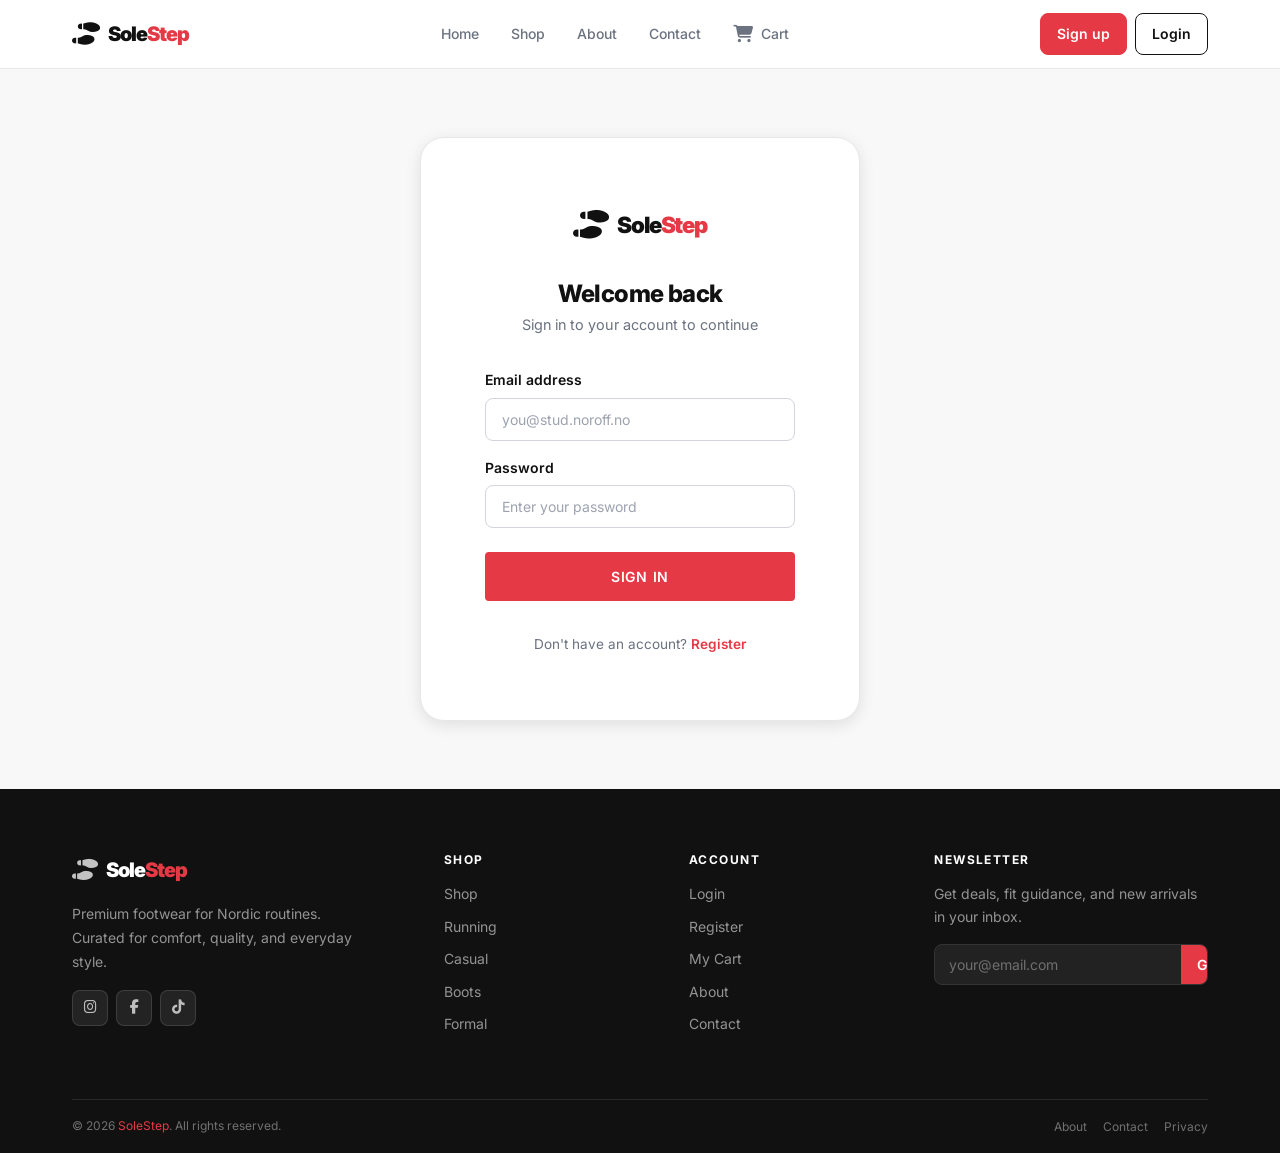
<file: login.html>
<!DOCTYPE html>
<html lang="en">
<head>
  <meta charset="UTF-8"/>
  <meta name="viewport" content="width=device-width,initial-scale=1.0"/>
  <title>Login — SoleStep</title>
  <meta name="description" content="Sign in to your SoleStep account."/>
  <meta property="og:title" content="Login — SoleStep"/>
  <meta property="og:description" content="Sign in to your SoleStep account to continue shopping."/>
  <meta property="og:type" content="website"/>
  <link rel="stylesheet" href="css/global.css"/>
  <link rel="stylesheet" href="css/header.css"/>
  <link rel="stylesheet" href="css/footer.css"/>
  <link rel="stylesheet" href="https://cdnjs.cloudflare.com/ajax/libs/font-awesome/6.4.0/css/all.min.css"/>
  <style>
    .auth-page{min-height:80vh;display:flex;align-items:center;justify-content:center;padding:var(--space-xl) var(--space-md);}
    .auth-card{width:100%;max-width:440px;background:#fff;border:1px solid var(--border);border-radius:var(--radius-2xl);padding:var(--space-xl);box-shadow:var(--shadow-md);}
    .auth-logo{display:flex;align-items:center;justify-content:center;gap:var(--space-sm);margin-bottom:var(--space-lg);text-decoration:none;}
    .auth-logo-emoji{font-size:1.8rem;}
    .auth-logo-text{font-size:1.4rem;font-weight:900;color:var(--primary);letter-spacing:-0.05em;}
    .auth-logo-text span{color:var(--accent);}
    .auth-title{font-size:1.5rem;font-weight:800;text-align:center;margin-bottom:4px;}
    .auth-subtitle{text-align:center;color:var(--muted);font-size:.9rem;margin-bottom:var(--space-lg);}
    .auth-form{display:flex;flex-direction:column;gap:var(--space-md);}
    .auth-footer{text-align:center;font-size:.85rem;color:var(--muted);margin-top:var(--space-lg);}
    .auth-footer a{color:var(--accent);font-weight:600;}
    .auth-footer a:hover{text-decoration:underline;}
    .auth-error{background:rgba(230,57,70,.08);color:var(--accent);border:1px solid rgba(230,57,70,.2);border-radius:var(--radius-md);padding:10px 14px;font-size:.85rem;font-weight:500;display:none;margin-bottom:var(--space-sm);}
    .spinner{width:16px;height:16px;border:2px solid var(--border);border-top-color:var(--accent);border-radius:50%;animation:spin .7s linear infinite;display:inline-block;}
    @keyframes spin{to{transform:rotate(360deg)}}
  </style>
</head>
<body>
<input type="checkbox" id="hamburger-toggle" class="hamburger-checkbox">
<header class="site-header"><div class="container"><div class="header-inner">
  <a href="index.html" class="header-logo" aria-label="SoleStep Home"><span class="header-logo-emoji"><i class="fa-solid fa-shoe-prints"></i></span><span class="header-logo-text">Sole<span>Step</span></span></a>
  <nav class="header-nav" aria-label="Main navigation"><a href="index.html" class="nav-link">Home</a><a href="products.html" class="nav-link">Shop</a><a href="about.html" class="nav-link">About</a><a href="contact.html" class="nav-link">Contact</a><a href="cart.html" class="nav-link nav-link-cart" aria-label="Shopping cart"><span class="cart-icon"><i class="fa-solid fa-cart-shopping"></i></span> Cart<span class="badge cart-count-badge" style="display:none">0</span></a></nav>
  <div class="header-actions"><div id="header-user-chip" style="display:none;align-items:center;gap:6px;font-size:.85rem;font-weight:600;"><i class="fa-solid fa-user"></i> <span class="user-name"></span></div><a href="register.html" id="header-register-btn" class="btn-auth btn-auth-primary">Sign up</a><a href="login.html" id="header-login-btn" class="btn-auth">Login</a><button id="header-logout-btn" class="btn-auth btn-logout" style="display:none">Logout</button></div>
  <label for="hamburger-toggle" class="hamburger-label"><span></span><span></span><span></span></label>
</div></div></header>
<nav class="mobile-nav" aria-label="Mobile navigation"><a href="index.html" class="mobile-nav-link"><i class="fa-solid fa-house"></i> Home</a><a href="products.html" class="mobile-nav-link"><i class="fa-solid fa-shoe-prints"></i> Shop</a><a href="about.html" class="mobile-nav-link"><i class="fa-solid fa-circle-info"></i> About</a><a href="contact.html" class="mobile-nav-link"><i class="fa-solid fa-envelope"></i> Contact</a><a href="cart.html" class="mobile-nav-link" aria-label="Shopping cart"><i class="fa-solid fa-cart-shopping"></i> Cart</a><div class="mobile-nav-divider"></div><div class="mobile-nav-actions"><a href="register.html" id="mobile-register-btn" class="btn-primary">Sign up</a><a href="login.html" id="mobile-login-btn" class="btn-secondary">Login</a><button id="mobile-logout-btn" class="btn-secondary" style="display:none">Logout</button></div></nav>

<main>
  <section class="auth-page">
    <div class="auth-card animate-fade-in">
      <a href="index.html" class="auth-logo">
        <span class="auth-logo-emoji"><i class="fa-solid fa-shoe-prints"></i></span>
        <span class="auth-logo-text">Sole<span>Step</span></span>
      </a>
      <h1 class="auth-title">Welcome back</h1>
      <p class="auth-subtitle">Sign in to your account to continue</p>

      <div class="auth-error" id="login-error"></div>

      <form class="auth-form" id="login-form" onsubmit="handleLogin(event)">
        <div class="form-group">
          <label class="form-label" for="login-email">Email address</label>
          <input class="form-input" id="login-email" type="email" placeholder="you@stud.noroff.no" required autocomplete="email">
        </div>
        <div class="form-group">
          <label class="form-label" for="login-password">Password</label>
          <input class="form-input" id="login-password" type="password" placeholder="Enter your password" required autocomplete="current-password">
        </div>
        <button type="submit" class="btn-primary" id="login-submit" style="width:100%;margin-top:var(--space-sm);">
          Sign In
        </button>
      </form>

      <p class="auth-footer">
        Don't have an account? <a href="register.html">Register</a>
      </p>
    </div>
  </section>
</main>

<footer class="site-footer">
  <div class="container">
    <div class="footer-grid">
      <div class="footer-brand">
        <a href="index.html" class="footer-logo">
          <span class="footer-logo-emoji"><i class="fa-solid fa-shoe-prints"></i></span>
          <span class="footer-logo-text">Sole<span>Step</span></span>
        </a>
        <p class="footer-tagline">Premium footwear for Nordic routines. Curated for comfort, quality, and everyday style.</p>
        <div class="footer-social">
          <a href="#" class="social-link" aria-label="Instagram"><i class="fa-brands fa-instagram"></i></a>
          <a href="#" class="social-link" aria-label="Facebook"><i class="fa-brands fa-facebook-f"></i></a>
          <a href="#" class="social-link" aria-label="TikTok"><i class="fa-brands fa-tiktok"></i></a>
        </div>
      </div>
      <div>
        <h4 class="footer-col-title">Shop</h4>
        <nav class="footer-nav">
          <a href="products.html" class="footer-nav-link">Shop</a>
          <a href="products.html?category=Running" class="footer-nav-link">Running</a>
          <a href="products.html?category=Casual" class="footer-nav-link">Casual</a>
          <a href="products.html?category=Boots" class="footer-nav-link">Boots</a>
          <a href="products.html?category=Formal" class="footer-nav-link">Formal</a>
        </nav>
      </div>
      <div>
        <h4 class="footer-col-title">Account</h4>
        <nav class="footer-nav">
          <a href="login.html" class="footer-nav-link">Login</a>
          <a href="register.html" class="footer-nav-link">Register</a>
          <a href="cart.html" class="footer-nav-link">My Cart</a>
          <a href="about.html" class="footer-nav-link">About</a>
          <a href="contact.html" class="footer-nav-link">Contact</a>
        </nav>
      </div>
      <div class="footer-newsletter">
        <h4 class="footer-col-title">Newsletter</h4>
        <p class="footer-newsletter-desc">Get deals, fit guidance, and new arrivals in your inbox.</p>
        <form class="newsletter-form" onsubmit="event.preventDefault();UI.showToast('Subscribed!','success');this.reset();">
          <div class="newsletter-input-row">
            <input type="email" class="newsletter-input" placeholder="your@email.com" aria-label="Email for newsletter" required>
            <button type="submit" class="newsletter-btn">Go</button>
          </div>
        </form>
      </div>
    </div>
    <div class="footer-bottom">
      <p class="footer-copyright">&copy; 2026 <span>SoleStep</span>. All rights reserved.</p>
      <div class="footer-bottom-links">
        <a href="about.html" class="footer-bottom-link">About</a>
        <a href="contact.html" class="footer-bottom-link">Contact</a>
        <a href="#" class="footer-bottom-link">Privacy</a>
      </div>
    </div>
  </div>
</footer>

<script src="js/cart.js"></script><script src="js/auth.js"></script><script src="js/ui.js"></script>
<script>
async function handleLogin(e) {
  e.preventDefault();
  const email = document.getElementById('login-email').value.trim();
  const password = document.getElementById('login-password').value;
  const errBox = document.getElementById('login-error');
  const btn = document.getElementById('login-submit');

  errBox.style.display = 'none';
  UI.setButtonLoading(btn, true, 'Signing in…');

  try {
    await AUTH.loginUser(email, password);
    window.location.href = 'index.html';
  } catch (err) {
    errBox.textContent = err.message;
    errBox.style.display = 'block';
    UI.setButtonLoading(btn, false, 'Sign In');
  }
}

if (AUTH.isLoggedIn()) { location.href = 'index.html'; }
</script>
</body>
</html>
</file>
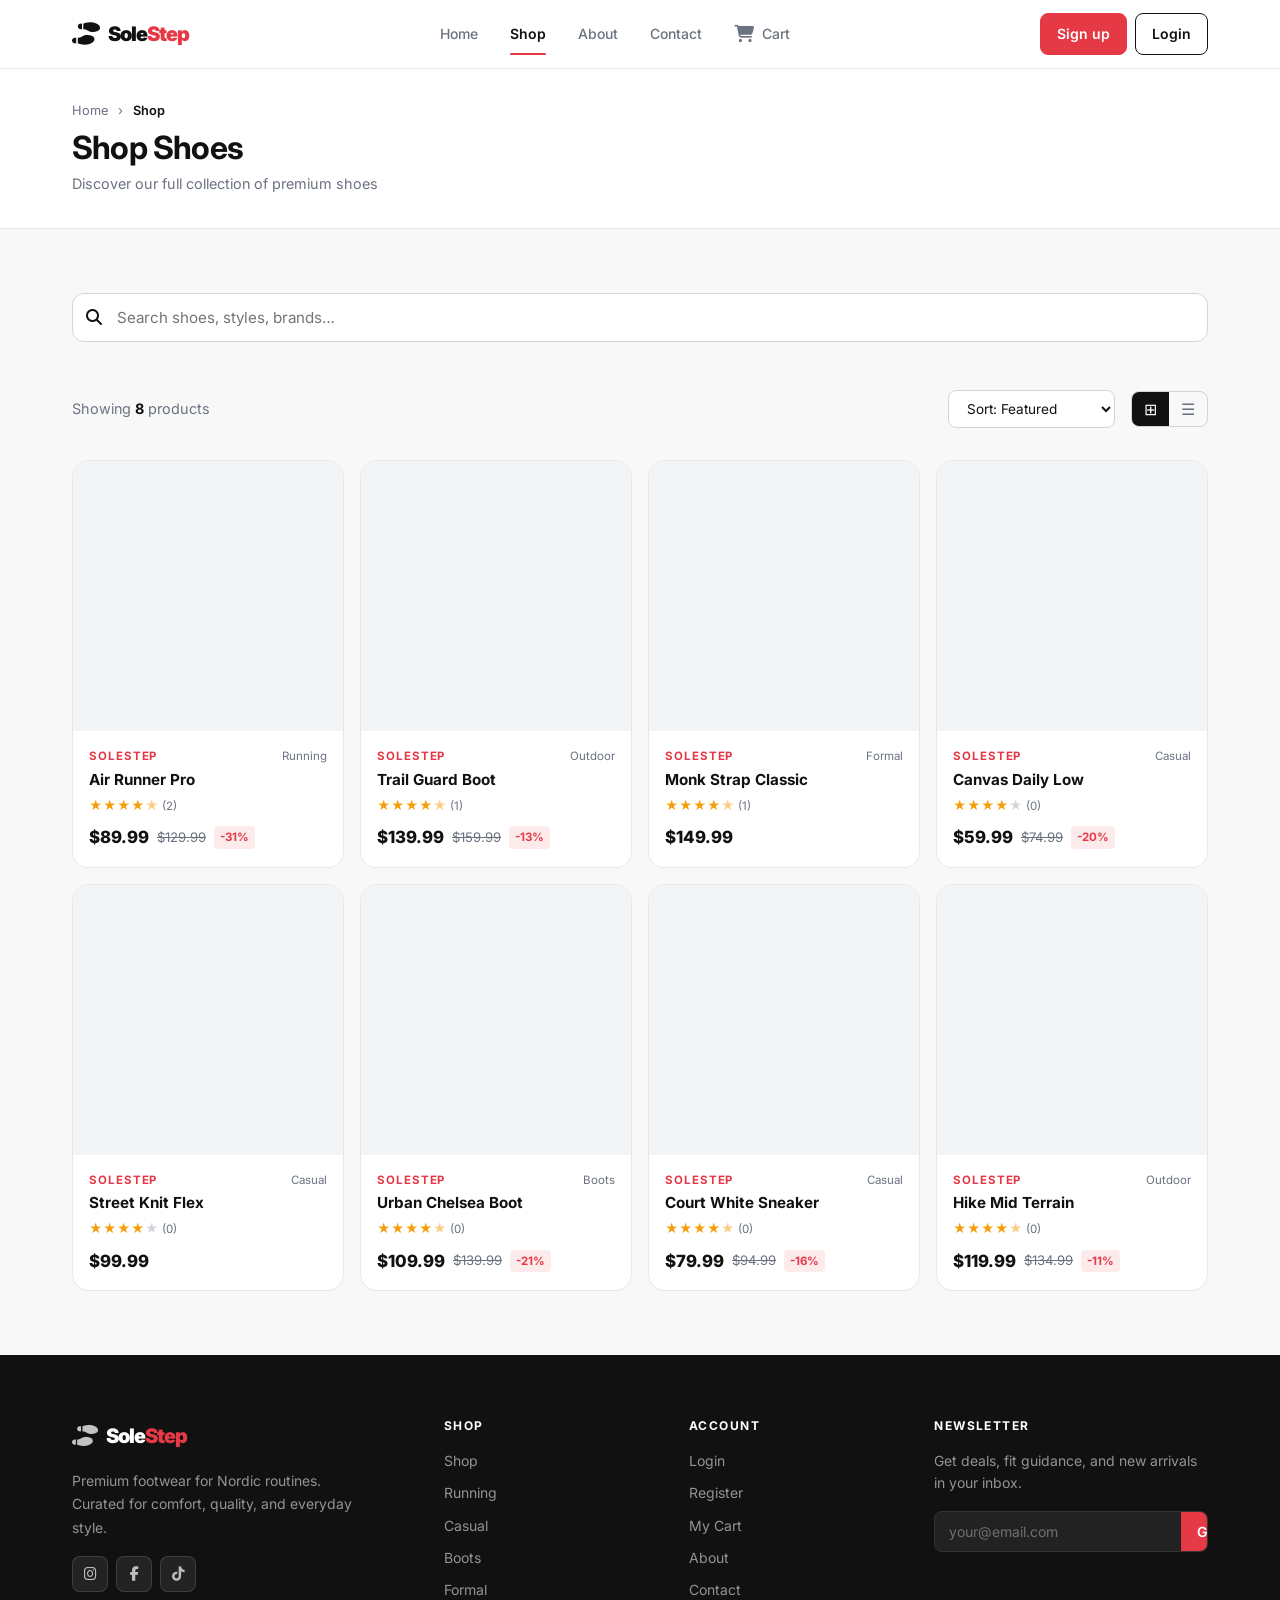
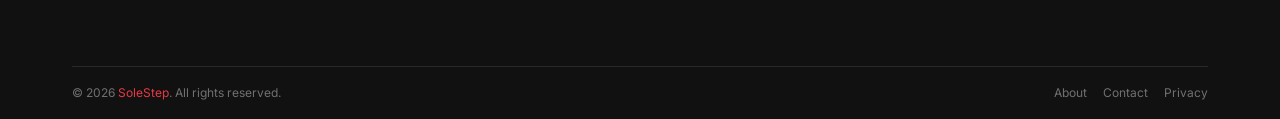
<file: product.html>
<!DOCTYPE html>
<html lang="en">
<head>
  <meta charset="UTF-8"/>
  <meta name="viewport" content="width=device-width,initial-scale=1.0"/>
  <title>Product Details — SoleStep</title>
  <meta name="description" content="View product details, reviews, and add to your cart."/>
  <meta property="og:title" content="Product Details — SoleStep"/>
  <meta property="og:description" content="View premium footwear details, customer reviews, and add to your cart."/>
  <meta property="og:type" content="website"/>
  <link rel="stylesheet" href="css/global.css"/>
  <link rel="stylesheet" href="css/header.css"/>
  <link rel="stylesheet" href="css/footer.css"/>
  <link rel="stylesheet" href="https://cdnjs.cloudflare.com/ajax/libs/font-awesome/6.4.0/css/all.min.css"/>
  <style>
    .pd-layout{display:grid;grid-template-columns:minmax(0,1.05fr) minmax(360px,.95fr);gap:80px;padding:var(--space-xl) 0 var(--space-2xl);}
    .pd-gallery{position:sticky;top:88px;height:fit-content;}
    .pd-image-stage{position:relative;background:#111;border-radius:24px;overflow:hidden;border:1px solid var(--border);box-shadow:var(--shadow-lg);}
    .pd-main-img{width:100%;aspect-ratio:1;object-fit:cover;background:var(--surface-alt);}
    .pd-image-stage::after{content:'';position:absolute;inset:auto 0 0;height:38%;background:linear-gradient(to top,rgba(0,0,0,.42),transparent);pointer-events:none;}
    .pd-gallery-badge{position:absolute;left:18px;bottom:18px;z-index:1;display:inline-flex;align-items:center;gap:8px;background:rgba(255,255,255,.92);backdrop-filter:blur(10px);padding:10px 12px;border-radius:999px;font-size:.82rem;font-weight:800;color:var(--primary);}
    .pd-info{display:flex;flex-direction:column;gap:var(--space-lg);}
    .pd-buy-card{background:#fff;border:1px solid var(--border);border-radius:24px;padding:var(--space-lg);box-shadow:var(--shadow-md);display:flex;flex-direction:column;gap:var(--space-md);}
    .pd-badge{display:inline-block;padding:4px 12px;border-radius:999px;font-size:.72rem;font-weight:700;letter-spacing:.05em;text-transform:uppercase;margin-bottom:4px;}
    .pd-badge-sale{background:var(--accent);color:#fff;}
    .pd-kicker-row{display:flex;align-items:center;justify-content:space-between;gap:var(--space-md);flex-wrap:wrap;}
    .pd-brand{font-size:.8rem;font-weight:700;color:var(--accent);text-transform:uppercase;letter-spacing:.1em;}
    .pd-stock{display:inline-flex;align-items:center;gap:6px;font-size:.8rem;font-weight:800;color:#059669;background:rgba(16,185,129,.1);padding:6px 10px;border-radius:999px;}
    .pd-name{font-size:clamp(2rem,4vw,3.2rem);font-weight:900;line-height:1.02;letter-spacing:-.04em;}
    .pd-rating{display:flex;align-items:center;gap:8px;}
    .pd-rating .stars{display:flex;gap:1px;}
    .pd-rating .star{font-size:1rem;color:#F59E0B;}
    .pd-rating .star-empty{color:#D1D5DB;}
    .pd-rating-text{font-size:.85rem;color:var(--muted);}
    .pd-price-row{display:flex;align-items:baseline;gap:12px;flex-wrap:wrap;}
    .pd-price{font-size:2rem;font-weight:900;color:var(--primary);}
    .pd-orig{font-size:1.1rem;color:var(--muted);text-decoration:line-through;}
    .pd-discount{font-size:.85rem;font-weight:700;color:var(--accent);background:rgba(230,57,70,.1);padding:4px 10px;border-radius:999px;}
    .pd-save{font-size:.9rem;font-weight:700;color:var(--accent);}
    .pd-desc{color:var(--muted);line-height:1.85;font-size:.98rem;}
    .pd-control-row{display:grid;grid-template-columns:1fr 140px;gap:var(--space-md);margin-top:var(--space-md);}
    .pd-select-label{display:block;font-size:.78rem;font-weight:800;text-transform:uppercase;letter-spacing:.08em;margin-bottom:6px;color:var(--primary);}
    .pd-size-select{width:100%;padding:13px 14px;border:1.5px solid var(--border-dark);border-radius:var(--radius-md);background:#fff;color:var(--primary);}
    .pd-qty{display:flex;border:1.5px solid var(--border-dark);border-radius:var(--radius-md);overflow:hidden;height:48px;}
    .pd-qty button{width:42px;font-weight:900;color:var(--primary);}
    .pd-qty input{width:100%;text-align:center;font-weight:800;color:var(--primary);}
    .pd-actions{display:flex;gap:var(--space-md);margin-top:var(--space-md);}
    .pd-add-btn{flex:1;}
    .pd-secondary-action{width:54px;min-width:54px;padding:0;border-radius:var(--radius-md);}
    .pd-mini-note{font-size:.82rem;color:var(--muted);display:flex;align-items:flex-start;gap:8px;margin-top:2px;}
    .pd-chips{display:flex;gap:8px;flex-wrap:wrap;}
    .pd-chip{display:inline-flex;align-items:center;gap:6px;background:var(--surface-alt);border:1px solid var(--border);border-radius:999px;padding:6px 10px;font-size:.8rem;font-weight:700;color:var(--primary);}
    .pd-features{display:grid;grid-template-columns:1fr 1fr;gap:var(--space-lg);padding:var(--space-lg);background:var(--surface-alt);border-radius:var(--radius-xl);margin-top:var(--space-sm);}
    .pd-feat{display:flex;align-items:flex-start;gap:10px;font-size:.85rem;}
    .pd-feat strong{display:block;color:var(--primary);line-height:1.3;}
    .pd-feat span:last-child{color:var(--muted);font-size:.78rem;}
    .pd-feat-icon{font-size:1.1rem;color:var(--accent);width:20px;text-align:center;flex-shrink:0;}
    .pd-detail-grid{display:grid;grid-template-columns:repeat(3,1fr);gap:var(--space-lg);margin-top:var(--space-md);}
    .pd-detail-card{background:#fff;border:1px solid var(--border);border-radius:var(--radius-lg);padding:var(--space-lg);}
    .pd-detail-card h3{font-size:.9rem;margin-bottom:6px;}
    .pd-detail-card p{font-size:.84rem;}
    .breadcrumb{display:flex;align-items:center;gap:6px;font-size:.8rem;color:var(--muted);list-style:none;padding:var(--space-md) 0;}
    .breadcrumb a{color:var(--muted);text-decoration:none;}
    .breadcrumb a:hover{color:var(--accent);}
    /* Reviews */
    .reviews-section{margin-top:var(--space-2xl);padding-top:var(--space-xl);border-top:1px solid var(--border);}
    .reviews-head{display:flex;align-items:flex-end;justify-content:space-between;gap:var(--space-md);flex-wrap:wrap;margin-bottom:var(--space-lg);}
    .reviews-title{font-size:1.5rem;font-weight:800;margin-bottom:var(--space-lg);}
    .reviews-head .reviews-title{margin-bottom:0;}
    .review-card{background:#fff;border:1px solid var(--border);border-radius:var(--radius-xl);padding:var(--space-lg);margin-bottom:var(--space-md);}
    .review-header{display:flex;justify-content:space-between;align-items:center;margin-bottom:var(--space-sm);}
    .review-author{font-weight:700;font-size:.95rem;}
    .review-stars{display:flex;gap:1px;}
    .review-stars .star{font-size:.85rem;color:#F59E0B;}
    .review-stars .star-empty{color:#D1D5DB;}
    .review-text{color:var(--muted);font-size:.9rem;line-height:1.7;}
    .no-reviews{color:var(--muted);font-style:italic;}
    .related-section{padding:var(--space-xl) 0;border-top:1px solid var(--border);}
    .related-head{display:flex;align-items:flex-end;justify-content:space-between;gap:var(--space-md);flex-wrap:wrap;margin-bottom:var(--space-lg);}
    .related-head h2{font-size:1.7rem;}
    .related-grid{display:grid;grid-template-columns:repeat(3,1fr);gap:var(--space-md);}
    .related-card{background:#fff;border:1px solid var(--border);border-radius:var(--radius-lg);overflow:hidden;text-decoration:none;transition:var(--transition-base);}
    .related-card:hover{transform:translateY(-3px);box-shadow:var(--shadow-md);}
    .related-card img{width:100%;aspect-ratio:4/3;object-fit:cover;background:var(--surface-alt);}
    .related-card-body{padding:var(--space-md);}
    .related-card h3{font-size:.96rem;margin-bottom:6px;}
    .related-price{font-weight:900;color:var(--primary);}
    .size-modal-backdrop{position:fixed;inset:0;background:rgba(0,0,0,.58);z-index:var(--z-modal);display:flex;align-items:center;justify-content:center;padding:var(--space-md);}
    .size-modal{background:#fff;border-radius:24px;box-shadow:var(--shadow-xl);width:min(620px,100%);overflow:hidden;}
    .size-modal-header{display:flex;align-items:center;justify-content:space-between;gap:var(--space-md);padding:var(--space-lg);border-bottom:1px solid var(--border);}
    .size-modal-header h2{font-size:1.25rem;}
    .size-modal-close{width:40px;height:40px;border-radius:var(--radius-md);display:flex;align-items:center;justify-content:center;color:var(--primary);}
    .size-modal-close:hover{background:var(--surface-alt);}
    .size-modal-body{padding:var(--space-lg);}
    .size-chart{width:100%;border-collapse:collapse;margin:var(--space-md) 0;}
    .size-chart th,.size-chart td{padding:12px 10px;border-bottom:1px solid var(--border);text-align:left;font-size:.9rem;}
    .size-chart th{font-size:.78rem;text-transform:uppercase;letter-spacing:.08em;color:var(--muted);}
    .size-help-note{background:var(--surface-alt);border-radius:var(--radius-lg);padding:var(--space-md);font-size:.9rem;color:var(--muted);}
    /* Skeleton */
    .skeleton{background:linear-gradient(90deg,#f0f0f0 25%,#e0e0e0 50%,#f0f0f0 75%);background-size:200% 100%;animation:shimmer 1.4s infinite;border-radius:var(--radius-md);}
    @keyframes shimmer{from{background-position:200% 0}to{background-position:-200% 0}}
    .skeleton-img{width:100%;aspect-ratio:1;border-radius:var(--radius-2xl);}
    .skeleton-text{height:14px;margin-bottom:8px;border-radius:4px;}
    .skeleton-text-lg{height:28px;width:60%;margin-bottom:12px;}
    .skeleton-text-price{height:32px;width:40%;margin-bottom:12px;}
    .skeleton-text-sm{width:50%;}
    @media(max-width:900px){.pd-layout{grid-template-columns:1fr;gap:var(--space-xl);}.pd-gallery{position:static;}.pd-detail-grid,.related-grid{grid-template-columns:1fr 1fr;}}
    @media(max-width:620px){.pd-name{font-size:2rem;}.pd-price{font-size:1.5rem;}.pd-features,.pd-control-row,.pd-detail-grid,.related-grid{grid-template-columns:1fr;}.pd-actions{flex-direction:row;}.pd-buy-card{padding:var(--space-md);}}
  </style>
</head>
<body>
<input type="checkbox" id="hamburger-toggle" class="hamburger-checkbox">
<header class="site-header"><div class="container"><div class="header-inner">
  <a href="index.html" class="header-logo" aria-label="SoleStep Home"><span class="header-logo-emoji"><i class="fa-solid fa-shoe-prints"></i></span><span class="header-logo-text">Sole<span>Step</span></span></a>
  <nav class="header-nav" aria-label="Main navigation">
    <a href="index.html" class="nav-link">Home</a>
    <a href="products.html" class="nav-link">Shop</a><a href="about.html" class="nav-link">About</a><a href="contact.html" class="nav-link">Contact</a>
    <a href="cart.html" class="nav-link nav-link-cart" aria-label="Shopping cart"><span class="cart-icon"><i class="fa-solid fa-cart-shopping"></i></span> Cart<span class="badge cart-count-badge" style="display:none">0</span></a>
  </nav>
  <div class="header-actions">
    <div id="header-user-chip" style="display:none;align-items:center;gap:6px;font-size:.85rem;font-weight:600;"><i class="fa-solid fa-user"></i> <span class="user-name"></span></div>
    <a href="register.html" id="header-register-btn" class="btn-auth btn-auth-primary">Sign up</a>
    <a href="login.html" id="header-login-btn" class="btn-auth">Login</a>
    <button id="header-logout-btn" class="btn-auth btn-logout" style="display:none">Logout</button>
  </div>
  <label for="hamburger-toggle" class="hamburger-label"><span></span><span></span><span></span></label>
</div></div></header>
<nav class="mobile-nav" aria-label="Mobile navigation">
  <a href="index.html" class="mobile-nav-link"><i class="fa-solid fa-house"></i> Home</a>
  <a href="products.html" class="mobile-nav-link"><i class="fa-solid fa-shoe-prints"></i> Shop</a><a href="about.html" class="mobile-nav-link"><i class="fa-solid fa-circle-info"></i> About</a><a href="contact.html" class="mobile-nav-link"><i class="fa-solid fa-envelope"></i> Contact</a>
  <a href="cart.html" class="mobile-nav-link" aria-label="Shopping cart"><i class="fa-solid fa-cart-shopping"></i> Cart <span class="badge cart-count-badge" style="display:none">0</span></a>
  <div class="mobile-nav-divider"></div>
  <div class="mobile-nav-actions"><a href="register.html" id="mobile-register-btn" class="btn-primary">Sign up</a><a href="login.html" id="mobile-login-btn" class="btn-secondary">Login</a><button id="mobile-logout-btn" class="btn-secondary" style="display:none">Logout</button></div>
</nav>

<main>
  <div class="container">
    <ol class="breadcrumb" id="pd-breadcrumb">
      <li><a href="index.html">Home</a></li><li style="color:var(--border-dark)">›</li>
      <li><a href="products.html">Shop</a></li><li style="color:var(--border-dark)">›</li>
      <li style="color:var(--primary);font-weight:600" id="bc-name">Loading…</li>
    </ol>
    <div class="pd-layout" id="pd-content">
      <div class="pd-gallery"><div class="skeleton skeleton-img"></div></div>
      <div class="pd-info">
        <div class="skeleton skeleton-text skeleton-text-sm"></div>
        <div class="skeleton skeleton-text-lg"></div>
        <div class="skeleton skeleton-text skeleton-text-sm"></div>
        <div class="skeleton skeleton-text-price"></div>
        <div class="skeleton skeleton-text"></div>
        <div class="skeleton skeleton-text"></div>
        <div class="skeleton skeleton-text"></div>
      </div>
    </div>
    <div class="reviews-section" id="reviews-section" style="display:none;">
      <div class="reviews-head">
        <div>
          <p class="pd-brand">Reviews</p>
          <h2 class="reviews-title">Customer Reviews</h2>
        </div>
        <a href="contact.html" class="btn-secondary">Ask about fit</a>
      </div>
      <div id="reviews-list"></div>
    </div>
    <section class="related-section" id="related-section" style="display:none;">
      <div class="related-head">
        <div>
          <p class="pd-brand">Selected for you</p>
          <h2>Complete your shoe rotation</h2>
        </div>
        <a href="products.html" class="btn-secondary">View Shop</a>
      </div>
      <div class="related-grid" id="related-grid"></div>
    </section>
  </div>
</main>

<footer class="site-footer">
  <div class="container">
    <div class="footer-grid">
      <div class="footer-brand">
        <a href="index.html" class="footer-logo">
          <span class="footer-logo-emoji"><i class="fa-solid fa-shoe-prints"></i></span>
          <span class="footer-logo-text">Sole<span>Step</span></span>
        </a>
        <p class="footer-tagline">Premium footwear for Nordic routines. Curated for comfort, quality, and everyday style.</p>
        <div class="footer-social">
          <a href="#" class="social-link" aria-label="Instagram"><i class="fa-brands fa-instagram"></i></a>
          <a href="#" class="social-link" aria-label="Facebook"><i class="fa-brands fa-facebook-f"></i></a>
          <a href="#" class="social-link" aria-label="TikTok"><i class="fa-brands fa-tiktok"></i></a>
        </div>
      </div>
      <div>
        <h4 class="footer-col-title">Shop</h4>
        <nav class="footer-nav">
          <a href="products.html" class="footer-nav-link">Shop</a>
          <a href="products.html?category=Running" class="footer-nav-link">Running</a>
          <a href="products.html?category=Casual" class="footer-nav-link">Casual</a>
          <a href="products.html?category=Boots" class="footer-nav-link">Boots</a>
          <a href="products.html?category=Formal" class="footer-nav-link">Formal</a>
        </nav>
      </div>
      <div>
        <h4 class="footer-col-title">Account</h4>
        <nav class="footer-nav">
          <a href="login.html" class="footer-nav-link">Login</a>
          <a href="register.html" class="footer-nav-link">Register</a>
          <a href="cart.html" class="footer-nav-link">My Cart</a>
          <a href="about.html" class="footer-nav-link">About</a>
          <a href="contact.html" class="footer-nav-link">Contact</a>
        </nav>
      </div>
      <div class="footer-newsletter">
        <h4 class="footer-col-title">Newsletter</h4>
        <p class="footer-newsletter-desc">Get deals, fit guidance, and new arrivals in your inbox.</p>
        <form class="newsletter-form" onsubmit="event.preventDefault();UI.showToast('Subscribed!','success');this.reset();">
          <div class="newsletter-input-row">
            <input type="email" class="newsletter-input" placeholder="your@email.com" aria-label="Email for newsletter" required>
            <button type="submit" class="newsletter-btn">Go</button>
          </div>
        </form>
      </div>
    </div>
    <div class="footer-bottom">
      <p class="footer-copyright">&copy; 2026 <span>SoleStep</span>. All rights reserved.</p>
      <div class="footer-bottom-links">
        <a href="about.html" class="footer-bottom-link">About</a>
        <a href="contact.html" class="footer-bottom-link">Contact</a>
        <a href="#" class="footer-bottom-link">Privacy</a>
      </div>
    </div>
  </div>
</footer>

<script src="js/api.js"></script><script src="js/cart.js"></script><script src="js/auth.js"></script><script src="js/ui.js"></script>
<script>
let product = null;

function renderStars(rating) {
  const full = Math.floor(rating);
  const half = rating % 1 >= 0.5;
  const empty = 5 - full - (half ? 1 : 0);
  let html = '';
  for (let i = 0; i < full; i++) html += '<span class="star">★</span>';
  if (half) html += '<span class="star" style="opacity:.5">★</span>';
  for (let i = 0; i < empty; i++) html += '<span class="star star-empty">★</span>';
  return html;
}

function renderReviewStars(rating) {
  const full = Math.floor(rating);
  const empty = 5 - full;
  let html = '';
  for (let i = 0; i < full; i++) html += '<span class="star">★</span>';
  for (let i = 0; i < empty; i++) html += '<span class="star star-empty">★</span>';
  return html;
}

function getProductDetails(product) {
  const tags = product.tags || [];
  const category = tags[1] || 'Everyday';
  const tagText = tags.slice(1).join(', ') || 'Premium footwear';
  const details = {
    material: category === 'Formal' || tags.includes('Leather') || tags.includes('Boots') ? 'Leather upper' : 'Breathable textile upper',
    sole: tags.includes('Outdoor') || tags.includes('Hiking') ? 'Textured outdoor grip' : 'Cushioned rubber sole',
    use: tagText,
  };
  return details;
}

function renderRelatedCard(item) {
  const price = item.discountedPrice && item.discountedPrice < item.price ? item.discountedPrice : item.price;
  return `
    <a class="related-card" href="product.html?id=${item.id}">
      <img src="${item.image?.url || 'https://images.unsplash.com/photo-1542291026-7eec264c27ff?w=600&q=80'}" alt="${item.image?.alt || item.title}">
      <div class="related-card-body">
        <h3>${item.title}</h3>
        <p style="font-size:.82rem;margin-bottom:8px;">${item.tags?.slice(1).join(' / ') || 'SoleStep'}</p>
        <div class="related-price">$${price.toFixed(2)}</div>
      </div>
    </a>
  `;
}

function openSizeChartModal() {
  const existing = document.getElementById('size-chart-modal');
  if (existing) existing.remove();

  const modal = document.createElement('div');
  modal.id = 'size-chart-modal';
  modal.className = 'size-modal-backdrop';
  modal.setAttribute('role', 'dialog');
  modal.setAttribute('aria-modal', 'true');
  modal.setAttribute('aria-label', 'Shoe size chart');
  modal.innerHTML = `
    <div class="size-modal">
      <div class="size-modal-header">
        <div>
          <p class="pd-brand">Fit guide</p>
          <h2>Shoe size chart</h2>
        </div>
        <button class="size-modal-close" type="button" aria-label="Close size chart"><i class="fa-solid fa-xmark"></i></button>
      </div>
      <div class="size-modal-body">
        <p>Use the chart as a starting point. If you are between sizes, choose the larger size for boots and running shoes.</p>
        <table class="size-chart">
          <thead><tr><th>EU</th><th>UK</th><th>US Men</th><th>Foot length</th></tr></thead>
          <tbody>
            <tr><td>40</td><td>6.5</td><td>7.5</td><td>25.4 cm</td></tr>
            <tr><td>41</td><td>7</td><td>8</td><td>26.0 cm</td></tr>
            <tr><td>42</td><td>8</td><td>9</td><td>26.7 cm</td></tr>
            <tr><td>43</td><td>9</td><td>10</td><td>27.3 cm</td></tr>
            <tr><td>44</td><td>9.5</td><td>10.5</td><td>27.9 cm</td></tr>
            <tr><td>45</td><td>10.5</td><td>11.5</td><td>28.6 cm</td></tr>
          </tbody>
        </table>
        <div class="size-help-note"><strong>Need help?</strong> Contact our Oslo team with your usual size, foot length, and how you plan to use the shoes.</div>
      </div>
    </div>
  `;

  document.body.appendChild(modal);
  document.body.style.overflow = 'hidden';

  const close = () => {
    modal.remove();
    document.body.style.overflow = '';
    document.removeEventListener('keydown', onKeyDown);
  };
  const onKeyDown = event => {
    if (event.key === 'Escape') close();
  };

  modal.querySelector('.size-modal-close').addEventListener('click', close);
  modal.addEventListener('click', event => {
    if (event.target === modal) close();
  });
  document.addEventListener('keydown', onKeyDown);
}

async function renderRelatedProducts(currentProduct) {
  const section = document.getElementById('related-section');
  const grid = document.getElementById('related-grid');
  if (!section || !grid) return;

  try {
    const products = await API.getAllProducts();
    const currentTags = currentProduct.tags || [];
    const related = products
      .filter(item => item.id !== currentProduct.id)
      .sort((a, b) => {
        const aScore = (a.tags || []).filter(tag => currentTags.includes(tag)).length;
        const bScore = (b.tags || []).filter(tag => currentTags.includes(tag)).length;
        return bScore - aScore;
      })
      .slice(0, 3);

    if (!related.length) return;
    grid.innerHTML = related.map(renderRelatedCard).join('');
    section.style.display = 'block';
  } catch {
    section.style.display = 'none';
  }
}

async function loadProduct() {
  const id = new URLSearchParams(window.location.search).get('id');
  if (!id) { window.location.href = 'products.html'; return; }

  const content = document.getElementById('pd-content');

  try {
    product = await window.API.getProductById(id);
    if (!product) throw new Error('Product not found');

    document.title = product.title + ' — SoleStep';
    document.getElementById('bc-name').textContent = product.title;

    const isDiscounted = product.discountedPrice && product.discountedPrice < product.price;
    const currentPrice = isDiscounted ? product.discountedPrice : product.price;
    const savings = isDiscounted ? (product.price - product.discountedPrice) : 0;
    const discountPercent = isDiscounted ? Math.round((savings / product.price) * 100) : 0;

    const imageUrl = product.image?.url || 'https://images.unsplash.com/photo-1542291026-7eec264c27ff?w=600&q=80';
    const imageAlt = product.image?.alt || product.title;
    const brand = product.tags?.[0] || 'SoleStep';
    const category = product.tags?.[1] || 'Premium shoes';
    const details = getProductDetails(product);
    const stars = renderStars(product.rating || 0);
    const reviewCount = product.reviews?.length || 0;

    const badgeHtml = isDiscounted ? '<span class="pd-badge pd-badge-sale">SALE</span>' : '';
    const saveHtml = isDiscounted ? `<p class="pd-save">You save $${savings.toFixed(2)}</p>` : '';

    content.innerHTML = `
      <div class="pd-gallery">
        <div class="pd-image-stage">
          <img src="${imageUrl}" alt="${imageAlt}" class="pd-main-img"
               onerror="this.src='https://images.unsplash.com/photo-1542291026-7eec264c27ff?w=600&q=80'">
          <div class="pd-gallery-badge"><i class="fa-solid fa-shield-heart"></i> SoleStep quality checked</div>
        </div>
      </div>
      <div class="pd-info">
        <div class="pd-buy-card">
          <div class="pd-kicker-row">
            <div>
              ${badgeHtml}
              <div class="pd-brand">${brand}</div>
            </div>
            <span class="pd-stock"><i class="fa-solid fa-circle-check"></i> In stock</span>
          </div>
          <h1 class="pd-name">${product.title}</h1>
          <div class="pd-rating">
            <div class="stars">${stars}</div>
            <span class="pd-rating-text">${product.rating || 0} (${reviewCount} review${reviewCount !== 1 ? 's' : ''})</span>
          </div>
          <div class="pd-price-row">
            <span class="pd-price">$${currentPrice.toFixed(2)}</span>
            ${isDiscounted ? `<span class="pd-orig">$${product.price.toFixed(2)}</span><span class="pd-discount">-${discountPercent}% OFF</span>` : ''}
          </div>
          ${saveHtml}
          <p class="pd-desc">${product.description || 'No description available.'}</p>
          <div class="pd-chips">
            <span class="pd-chip"><i class="fa-solid fa-shoe-prints"></i> ${category}</span>
            <span class="pd-chip"><i class="fa-solid fa-cloud-rain"></i> Nordic ready</span>
            <span class="pd-chip"><i class="fa-solid fa-truck-fast"></i> Norway delivery</span>
          </div>
          <div class="pd-control-row">
            <div>
              <label class="pd-select-label" for="pd-size-select">Size</label>
              <select class="pd-size-select" id="pd-size-select" aria-label="Choose shoe size">
                <option value="40">EU 40</option>
                <option value="41">EU 41</option>
                <option value="42" selected>EU 42</option>
                <option value="43">EU 43</option>
                <option value="44">EU 44</option>
                <option value="45">EU 45</option>
              </select>
            </div>
            <div>
              <span class="pd-select-label">Quantity</span>
              <div class="pd-qty">
                <button type="button" id="qty-minus" aria-label="Decrease quantity">-</button>
                <input id="pd-qty-input" type="number" value="1" min="1" max="10" aria-label="Quantity">
                <button type="button" id="qty-plus" aria-label="Increase quantity">+</button>
              </div>
            </div>
          </div>
          <div class="pd-actions">
            <button class="btn-primary pd-add-btn" id="add-to-cart-btn">
              <i class="fa-solid fa-cart-shopping"></i> Add to Cart
            </button>
            <button class="btn-secondary pd-secondary-action" type="button" id="fit-help-btn" aria-label="Open size chart">
              <i class="fa-solid fa-ruler"></i>
            </button>
          </div>
          <p class="pd-mini-note"><i class="fa-solid fa-lock"></i> Secure checkout. Cards are handled through an encrypted payment flow.</p>
        </div>
        <div class="pd-features">
          <div class="pd-feat"><span class="pd-feat-icon"><i class="fa-solid fa-truck-fast"></i></span><span><strong>Fast Norway delivery</strong><span>Tracked delivery from 2-4 business days.</span></span></div>
          <div class="pd-feat"><span class="pd-feat-icon"><i class="fa-solid fa-rotate-left"></i></span><span><strong>30-day returns</strong><span>Try them indoors and return if the fit is wrong.</span></span></div>
          <div class="pd-feat"><span class="pd-feat-icon"><i class="fa-solid fa-lock"></i></span><span><strong>Secure checkout</strong><span>Protected payment and order confirmation.</span></span></div>
          <div class="pd-feat"><span class="pd-feat-icon"><i class="fa-solid fa-star"></i></span><span><strong>Quality checked</strong><span>Reviewed for comfort, finish, and everyday use.</span></span></div>
        </div>
        <div class="pd-detail-grid">
          <div class="pd-detail-card"><h3>Material</h3><p>${details.material}</p></div>
          <div class="pd-detail-card"><h3>Sole</h3><p>${details.sole}</p></div>
          <div class="pd-detail-card"><h3>Best for</h3><p>${details.use}</p></div>
        </div>
      </div>
    `;

    // Add to cart handler
    document.getElementById('add-to-cart-btn').addEventListener('click', () => {
      const quantity = Math.min(10, Math.max(1, parseInt(document.getElementById('pd-qty-input').value, 10) || 1));
      const size = document.getElementById('pd-size-select').value;
      window.CART.addItem(product, quantity, size, null);
      window.UI.showToast(`${product.title} added to cart.`, 'success', 2000);
    });

    document.getElementById('qty-minus').addEventListener('click', () => {
      const input = document.getElementById('pd-qty-input');
      input.value = Math.max(1, (parseInt(input.value, 10) || 1) - 1);
    });

    document.getElementById('qty-plus').addEventListener('click', () => {
      const input = document.getElementById('pd-qty-input');
      input.value = Math.min(10, (parseInt(input.value, 10) || 1) + 1);
    });

    document.getElementById('fit-help-btn').addEventListener('click', () => {
      openSizeChartModal();
    });

    // Reviews
    renderReviews(product.reviews || []);
    renderRelatedProducts(product);

  } catch (e) {
    content.innerHTML = `
      <div style="text-align:center;padding:80px;grid-column:1/-1">
        <h2>Could not load product</h2>
        <p style="color:var(--muted);margin:12px 0 24px">${e.message || 'Please try again.'}</p>
        <a href="products.html" class="btn-primary">Browse Shoes</a>
      </div>
    `;
  }
}

function renderReviews(reviews) {
  const section = document.getElementById('reviews-section');
  const list = document.getElementById('reviews-list');

  if (!reviews || reviews.length === 0) {
    section.style.display = 'block';
    list.innerHTML = '<p class="no-reviews">No reviews yet.</p>';
    return;
  }

  section.style.display = 'block';
  list.innerHTML = reviews.map(review => {
    const username = review.username || 'Anonymous';
    const rating = review.rating || 0;
    const description = review.description || 'No comment.';
    const stars = renderReviewStars(rating);
    return `
      <div class="review-card">
        <div class="review-header">
          <span class="review-author">${username}</span>
          <div class="review-stars">${stars}</div>
        </div>
        <p class="review-text">${description}</p>
      </div>
    `;
  }).join('');
}

document.addEventListener('DOMContentLoaded', loadProduct);
</script>
</body>
</html>
</file>
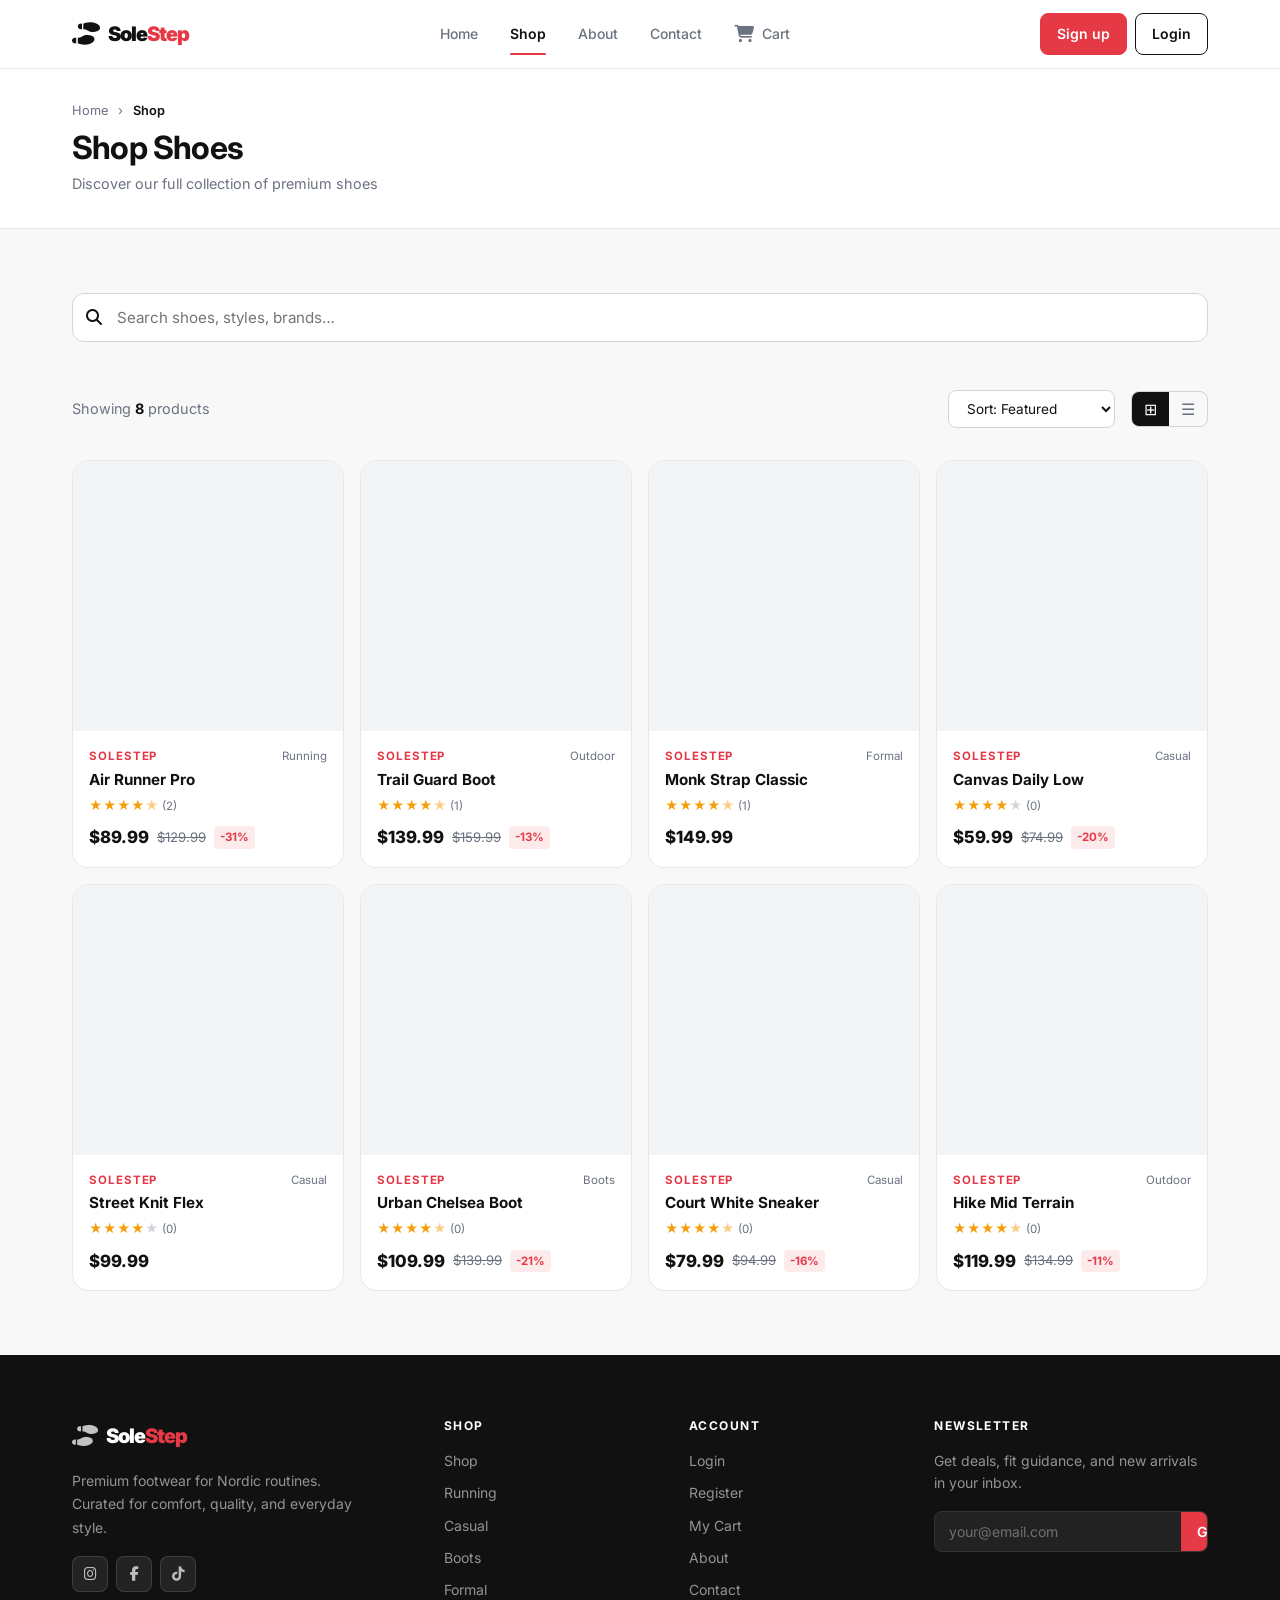
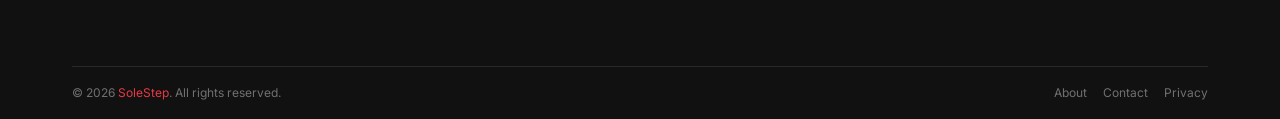
<file: products.html>
<!DOCTYPE html>
<html lang="en">
<head>
  <meta charset="UTF-8"/>
  <meta name="viewport" content="width=device-width, initial-scale=1.0"/>
  <title>Shop Shoes - SoleStep</title>
  <meta name="description" content="Browse our full collection of premium shoes. Filter by category, sort by price or rating."/>
  <meta property="og:title" content="Shop Shoes - SoleStep"/>
  <meta property="og:description" content="Browse our full collection of premium footwear. Search, filter, and sort to find your perfect pair."/>
  <meta property="og:type" content="website"/>
  <link rel="stylesheet" href="css/global.css"/>
  <link rel="stylesheet" href="css/header.css"/>
  <link rel="stylesheet" href="css/footer.css"/>
  <link rel="stylesheet" href="https://cdnjs.cloudflare.com/ajax/libs/font-awesome/6.4.0/css/all.min.css"/>
  <style>
    /* reuse product card styles inline */
    .product-card{background:#fff;border-radius:var(--radius-xl);overflow:hidden;border:1px solid var(--border);transition:all .25s ease;}
    .product-card:hover{box-shadow:var(--shadow-lg);transform:translateY(-4px);}
    .product-card-img-wrap{position:relative;aspect-ratio:1;overflow:hidden;background:var(--surface-alt);}
    .product-card-img{width:100%;height:100%;object-fit:cover;transition:transform .4s ease;}
    .product-card:hover .product-card-img{transform:scale(1.05);}
    .product-badge{position:absolute;top:12px;left:12px;padding:4px 10px;border-radius:999px;font-size:.7rem;font-weight:700;letter-spacing:.05em;text-transform:uppercase;}
    .badge-best-seller,.badge-premium{background:var(--primary);color:#fff;}
    .badge-sale{background:var(--accent);color:#fff;}
    .badge-new{background:#10B981;color:#fff;}
    .product-out-of-stock-overlay{position:absolute;inset:0;background:rgba(0,0,0,.45);display:flex;align-items:center;justify-content:center;}
    .product-out-of-stock-overlay span{background:#fff;color:var(--primary);font-size:.75rem;font-weight:700;padding:6px 14px;border-radius:999px;}
    .product-quick-add{position:absolute;bottom:12px;left:12px;right:12px;opacity:0;transform:translateY(8px);transition:all .2s ease;padding:10px;font-size:.75rem;}
    .product-card:hover .product-quick-add{opacity:1;transform:translateY(0);}
    .product-quick-add.disabled{opacity:.4!important;cursor:not-allowed;}
    .product-card-body{padding:var(--space-md);}
    .product-card-meta{display:flex;justify-content:space-between;margin-bottom:4px;}
    .product-brand{font-size:.72rem;font-weight:700;color:var(--accent);text-transform:uppercase;letter-spacing:.08em;}
    .product-category{font-size:.72rem;color:var(--muted);}
    .product-name{display:block;font-size:.95rem;font-weight:700;color:var(--primary);margin-bottom:6px;text-decoration:none;line-height:1.3;}
    .product-name:hover{color:var(--accent);}
    .product-rating{display:flex;align-items:center;gap:4px;margin-bottom:8px;}
    .stars{display:flex;gap:1px;}
    .star{font-size:.8rem;color:#F59E0B;}
    .star-empty{color:#D1D5DB;}
    .star-half{color:#F59E0B;opacity:.5;}
    .product-review-count{font-size:.72rem;color:var(--muted);}
    .product-pricing{display:flex;align-items:center;gap:8px;}
    .product-price{font-size:1.05rem;font-weight:800;color:var(--primary);}
    .product-price-original{font-size:.82rem;color:var(--muted);text-decoration:line-through;}
    .product-discount{font-size:.72rem;font-weight:700;color:var(--accent);background:rgba(230,57,70,.1);padding:2px 6px;border-radius:4px;}
    .skeleton{background:linear-gradient(90deg,#f0f0f0 25%,#e0e0e0 50%,#f0f0f0 75%);background-size:200% 100%;animation:shimmer 1.4s infinite;border-radius:var(--radius-md);}
    @keyframes shimmer{from{background-position:200% 0}to{background-position:-200% 0}}
    .skeleton-card{background:#fff;border-radius:var(--radius-xl);overflow:hidden;border:1px solid var(--border);}
    .skeleton-img{height:260px;border-radius:0;}
    .skeleton-body{padding:var(--space-md);display:flex;flex-direction:column;gap:8px;}
    .skeleton-text{height:12px;border-radius:4px;width:80%;}
    .skeleton-text-sm{width:50%;}
    .skeleton-text-price{width:40%;height:18px;}
    .empty-state{text-align:center;padding:var(--space-2xl) var(--space-lg);}
    .empty-state-emoji{font-size:4rem;margin-bottom:var(--space-md);}
    .empty-state-title{font-size:1.5rem;font-weight:700;margin-bottom:var(--space-sm);}
    .empty-state-message{color:var(--muted);margin-bottom:var(--space-lg);}
    /* Page layout */
    .products-page{display:block;padding:var(--space-xl) 0;}
    .products-grid-layout { display: grid; grid-template-columns: repeat(auto-fill, minmax(260px, 1fr)); gap: var(--space-md); }
    /* Sidebar filters */
    .filter-sidebar{position:sticky;top:88px;height:fit-content;}
    .filter-panel{background:#fff;border:1px solid var(--border);border-radius:var(--radius-xl);padding:var(--space-lg);margin-bottom:var(--space-md);}
    .filter-title{font-size:.8rem;font-weight:800;letter-spacing:.1em;text-transform:uppercase;color:var(--primary);margin-bottom:var(--space-md);padding-bottom:var(--space-sm);border-bottom:2px solid var(--accent);}
    .filter-options{display:flex;flex-direction:column;gap:8px;}
    .filter-option{display:flex;align-items:center;gap:10px;cursor:pointer;padding:6px;border-radius:var(--radius-md);transition:background .15s;}
    .filter-option:hover{background:var(--surface-alt);}
    .filter-option input[type=checkbox]{width:16px;height:16px;accent-color:var(--accent);cursor:pointer;}
    .filter-option label{font-size:.875rem;cursor:pointer;flex:1;}
    .filter-option .filter-count{font-size:.72rem;color:var(--muted);margin-left:auto;}
    .filter-clear{font-size:.75rem;color:var(--accent);font-weight:600;cursor:pointer;background:none;border:none;padding:0;margin-top:var(--space-sm);}
    .filter-clear:hover{text-decoration:underline;}
    .price-range-row{display:flex;gap:var(--space-sm);align-items:center;}
    .price-input{width:90px;padding:8px 10px;border:1.5px solid var(--border-dark);border-radius:var(--radius-md);font-size:.85rem;text-align:center;}
    .price-input:focus{border-color:var(--accent);outline:none;}
    /* Toolbar */
    .products-toolbar{display:flex;align-items:center;justify-content:space-between;margin-bottom:var(--space-lg);flex-wrap:wrap;gap:var(--space-md);}
    .products-count{font-size:.9rem;color:var(--muted);}
    .products-count strong{color:var(--primary);}
    .toolbar-right{display:flex;align-items:center;gap:var(--space-md);}
    .sort-select{padding:9px 14px;border:1.5px solid var(--border-dark);border-radius:var(--radius-md);font-size:.85rem;font-family:inherit;background:#fff;cursor:pointer;color:var(--primary);}
    .sort-select:focus{border-color:var(--accent);outline:none;}
    .view-toggle{display:flex;border:1.5px solid var(--border-dark);border-radius:var(--radius-md);overflow:hidden;}
    .view-btn{padding:7px 12px;background:none;border:none;cursor:pointer;color:var(--muted);font-size:1rem;transition:all .15s;}
    .view-btn.active{background:var(--primary);color:#fff;}
    /* Search bar */
    .search-bar-wrap{position:relative;margin-bottom:var(--space-lg);}
    .search-bar-input{width:100%;padding:14px 16px 14px 44px;border:1.5px solid var(--border-dark);border-radius:var(--radius-lg);font-size:.95rem;font-family:inherit;transition:all .2s;background:#fff;}
    .search-bar-input:focus{border-color:var(--accent);box-shadow:0 0 0 3px rgba(230,57,70,.1);outline:none;}
    .search-bar-icon{position:absolute;left:14px;top:50%;transform:translateY(-50%);font-size:1rem;pointer-events:none;}
    /* Active filters */
    .active-filters{display:flex;gap:8px;flex-wrap:wrap;margin-bottom:var(--space-md);}
    .filter-tag{display:inline-flex;align-items:center;gap:6px;background:rgba(230,57,70,.08);color:var(--accent);border:1px solid rgba(230,57,70,.2);border-radius:999px;padding:4px 10px;font-size:.75rem;font-weight:600;}
    .filter-tag-remove{cursor:pointer;font-size:.8rem;line-height:1;opacity:.7;}
    .filter-tag-remove:hover{opacity:1;}
    /* Mobile filter toggle */
    .mobile-filter-btn{display:none;align-items:center;gap:6px;padding:9px 14px;border:1.5px solid var(--border-dark);border-radius:var(--radius-md);background:#fff;font-size:.85rem;font-weight:600;cursor:pointer;}
    @media(max-width:1024px){.products-page{grid-template-columns:220px 1fr;gap:var(--space-lg);}}
    @media(max-width:768px){
      .products-page{grid-template-columns:1fr;}
      .filter-sidebar{position:fixed;top:0;left:0;bottom:0;width:300px;z-index:var(--z-overlay);background:#fff;padding:var(--space-lg);overflow-y:auto;transform:translateX(-100%);transition:transform .3s ease;box-shadow:var(--shadow-xl);}
      .filter-sidebar.open{transform:translateX(0);}
      .mobile-filter-btn{display:flex;}
    }
    .modal-overlay{position:fixed;inset:0;background:rgba(0,0,0,.6);z-index:var(--z-modal);display:flex;align-items:center;justify-content:center;padding:var(--space-md);}
    .modal-content{background:#fff;border-radius:var(--radius-2xl);width:100%;max-width:520px;overflow:hidden;box-shadow:var(--shadow-xl);}
    .modal-header{display:flex;align-items:center;justify-content:space-between;padding:var(--space-lg);border-bottom:1px solid var(--border);}
    .modal-title{font-size:1.1rem;font-weight:700;}
    .modal-close{background:none;border:none;font-size:1rem;cursor:pointer;color:var(--muted);padding:4px 8px;border-radius:var(--radius-sm);}
    .modal-body{padding:var(--space-lg);}
    .modal-footer{padding:var(--space-md) var(--space-lg);border-top:1px solid var(--border);display:flex;gap:var(--space-sm);justify-content:flex-end;}
    .toast{position:fixed;bottom:var(--space-lg);right:var(--space-lg);z-index:500;background:var(--primary);color:#fff;padding:var(--space-md) var(--space-lg);border-radius:var(--radius-md);font-size:var(--font-size-sm);font-weight:500;box-shadow:var(--shadow-xl);transform:translateY(100px);opacity:0;transition:all .25s ease;max-width:360px;}
    .toast.toast-show{transform:translateY(0);opacity:1;}
    .toast-success{border-left:4px solid #10B981;}
    .toast-error{border-left:4px solid var(--accent);}
    .toast-info{border-left:4px solid #3B82F6;}
  </style>
</head>
<body>

<input type="checkbox" id="hamburger-toggle" class="hamburger-checkbox">
<header class="site-header" id="site-header">
  <div class="container">
    <div class="header-inner">
      <a href="index.html" class="header-logo">
        <span class="header-logo-emoji"><i class="fa-solid fa-shoe-prints"></i></span>
        <span class="header-logo-text">Sole<span>Step</span></span>
      </a>
      <nav class="header-nav" aria-label="Main navigation">
        <a href="index.html"    class="nav-link">Home</a>
        <a href="products.html" class="nav-link active" aria-current="page">Shop</a><a href="about.html" class="nav-link">About</a><a href="contact.html" class="nav-link">Contact</a>
        <a href="cart.html"     class="nav-link nav-link-cart" aria-label="Shopping cart">
          <span class="cart-icon"><i class="fa-solid fa-cart-shopping"></i></span> Cart
          <span class="badge cart-count-badge" style="display:none">0</span>
        </a>
      </nav>
      <div class="header-actions">
        <div id="header-user-chip" style="display:none;align-items:center;gap:6px;font-size:.85rem;font-weight:600;"><i class="fa-solid fa-user"></i> <span class="user-name"></span></div>
        <a href="register.html" id="header-register-btn" class="btn-auth btn-auth-primary">Sign up</a>
        <a href="login.html" id="header-login-btn" class="btn-auth">Login</a>
        <button id="header-logout-btn" class="btn-auth btn-logout" style="display:none">Logout</button>
      </div>
      <label for="hamburger-toggle" class="hamburger-label"><span></span><span></span><span></span></label>
    </div>
  </div>
</header>
<nav class="mobile-nav" aria-label="Mobile navigation">
  <a href="index.html"    class="mobile-nav-link"><i class="fa-solid fa-house"></i> Home</a>
  <a href="products.html" class="mobile-nav-link" aria-current="page"><i class="fa-solid fa-shoe-prints"></i> Shop</a><a href="about.html" class="mobile-nav-link"><i class="fa-solid fa-circle-info"></i> About</a><a href="contact.html" class="mobile-nav-link"><i class="fa-solid fa-envelope"></i> Contact</a>
  <a href="cart.html"     class="mobile-nav-link" aria-label="Shopping cart"><i class="fa-solid fa-cart-shopping"></i> Cart <span class="badge cart-count-badge" style="display:none">0</span></a>
  <div class="mobile-nav-divider"></div>
  <div class="mobile-nav-actions">
    <a href="register.html" id="mobile-register-btn" class="btn-primary">Sign up</a>
    <a href="login.html" id="mobile-login-btn" class="btn-secondary">Login</a>
    <button id="mobile-logout-btn" class="btn-secondary" style="display:none">Logout</button>
  </div>
</nav>

<div style="background:#fff;border-bottom:1px solid var(--border);padding:var(--space-lg) 0;">
  <div class="container">
    <nav style="font-size:.8rem;color:var(--muted);margin-bottom:var(--space-sm);">
      <a href="index.html" style="color:var(--muted);text-decoration:none;">Home</a>
      <span style="margin:0 6px;">›</span>
      <span style="color:var(--primary);font-weight:600;">Shop</span>
    </nav>
    <div style="display:flex;align-items:flex-end;justify-content:space-between;flex-wrap:wrap;gap:var(--space-md);">
      <div>
        <h1 style="font-size:2rem;margin-bottom:4px;">Shop Shoes</h1>
        <p style="color:var(--muted);font-size:.9rem;">Discover our full collection of premium shoes</p>
      </div>
    </div>
  </div>
</div>

<main>
  <div class="container">
    <div class="products-page">

      <div class="products-main">
        <div class="search-bar-wrap">
          <span class="search-bar-icon"><i class="fa-solid fa-magnifying-glass"></i></span>
          <input type="search" class="search-bar-input" id="products-search" placeholder="Search shoes, styles, brands…" oninput="debouncedFilter()" aria-label="Search products">
        </div>

        <div class="active-filters" id="active-filters"></div>

        <div class="products-toolbar">
          <p class="products-count">Showing <strong id="product-count">0</strong> products</p>
          <div class="toolbar-right">
            <select class="sort-select" id="sort-select" onchange="debouncedFilter()" aria-label="Sort products">
              <option value="">Sort: Featured</option>
              <option value="price-asc">Price: Low to High</option>
              <option value="price-desc">Price: High to Low</option>
              <option value="name-asc">Name: A-Z</option>
            </select>
            <div class="view-toggle" role="group" aria-label="View mode">
              <button class="view-btn active" id="view-grid-btn" onclick="setView('grid')" aria-label="Grid view">⊞</button>
              <button class="view-btn" id="view-list-btn" onclick="setView('list')" aria-label="List view">☰</button>
            </div>
          </div>
        </div>

        <div class="products-grid-layout" id="products-grid"></div>
      </div>
    </div>
  </div>
</main>

<footer class="site-footer">
  <div class="container">
    <div class="footer-grid">
      <div class="footer-brand">
        <a href="index.html" class="footer-logo">
          <span class="footer-logo-emoji"><i class="fa-solid fa-shoe-prints"></i></span>
          <span class="footer-logo-text">Sole<span>Step</span></span>
        </a>
        <p class="footer-tagline">Premium footwear for Nordic routines. Curated for comfort, quality, and everyday style.</p>
        <div class="footer-social">
          <a href="#" class="social-link" aria-label="Instagram"><i class="fa-brands fa-instagram"></i></a>
          <a href="#" class="social-link" aria-label="Facebook"><i class="fa-brands fa-facebook-f"></i></a>
          <a href="#" class="social-link" aria-label="TikTok"><i class="fa-brands fa-tiktok"></i></a>
        </div>
      </div>
      <div>
        <h4 class="footer-col-title">Shop</h4>
        <nav class="footer-nav">
          <a href="products.html" class="footer-nav-link">Shop</a>
          <a href="products.html?category=Running" class="footer-nav-link">Running</a>
          <a href="products.html?category=Casual" class="footer-nav-link">Casual</a>
          <a href="products.html?category=Boots" class="footer-nav-link">Boots</a>
          <a href="products.html?category=Formal" class="footer-nav-link">Formal</a>
        </nav>
      </div>
      <div>
        <h4 class="footer-col-title">Account</h4>
        <nav class="footer-nav">
          <a href="login.html" class="footer-nav-link">Login</a>
          <a href="register.html" class="footer-nav-link">Register</a>
          <a href="cart.html" class="footer-nav-link">My Cart</a>
          <a href="about.html" class="footer-nav-link">About</a>
          <a href="contact.html" class="footer-nav-link">Contact</a>
        </nav>
      </div>
      <div class="footer-newsletter">
        <h4 class="footer-col-title">Newsletter</h4>
        <p class="footer-newsletter-desc">Get deals, fit guidance, and new arrivals in your inbox.</p>
        <form class="newsletter-form" onsubmit="event.preventDefault();UI.showToast('Subscribed!','success');this.reset();">
          <div class="newsletter-input-row">
            <input type="email" class="newsletter-input" placeholder="your@email.com" aria-label="Email for newsletter" required>
            <button type="submit" class="newsletter-btn">Go</button>
          </div>
        </form>
      </div>
    </div>
    <div class="footer-bottom">
      <p class="footer-copyright">&copy; 2026 <span>SoleStep</span>. All rights reserved.</p>
      <div class="footer-bottom-links">
        <a href="about.html" class="footer-bottom-link">About</a>
        <a href="contact.html" class="footer-bottom-link">Contact</a>
        <a href="#" class="footer-bottom-link">Privacy</a>
      </div>
    </div>
  </div>
</footer>

<script src="js/api.js"></script>
<script src="js/cart.js"></script>
<script src="js/auth.js"></script>
<script src="js/ui.js"></script>
<script>
  document.getElementById('newsletter-form')?.addEventListener('submit', function(e) {
    e.preventDefault();
    window.UI.showToast('Subscribed successfully!', 'success');
    this.reset();
  });
</script>
<script>
  let allProducts = [];
  let debounceTimer = null;
  let currentView = 'grid';

  // Read URL params on load
  function readUrlParams() {
    const params = new URLSearchParams(window.location.search);
    let search = params.get('search');
    const category = params.get('category');
    
    // If arriving from a category link, pre-fill search with that category
    if (category && !search) {
      search = category;
    }
    
    if (search) document.getElementById('products-search').value = search;
    
    const sort = params.get('sort');
    if (sort) document.getElementById('sort-select').value = sort;
  }

  async function loadProducts() {
    const grid = document.getElementById('products-grid');
    grid.innerHTML = UI.renderSkeletons(8);
    try {
      allProducts = await window.API.getAllProducts();
      window.applyClientFilters();
    } catch(e) {
      grid.innerHTML = '<p style="grid-column:1/-1;text-align:center;color:var(--muted);padding:64px 0;">Could not load shoes. Try refreshing.</p>';
    }
  }

  window.applyClientFilters = function() {
    let filtered = [...allProducts];
    const search = document.getElementById('products-search')?.value.toLowerCase() || '';
    const sort   = document.getElementById('sort-select')?.value || '';

    if (search) {
      filtered = filtered.filter(p => 
        p.title?.toLowerCase().includes(search) || 
        (p.tags && p.tags.some(t => t.toLowerCase().includes(search)))
      );
    }

    if (sort === 'price-asc')  {
      filtered.sort((a,b) => (a.discountedPrice || a.price) - (b.discountedPrice || b.price));
    }
    if (sort === 'price-desc') {
      filtered.sort((a,b) => (b.discountedPrice || b.price) - (a.discountedPrice || a.price));
    }
    if (sort === 'name-asc') {
      filtered.sort((a,b) => (a.title || '').localeCompare(b.title || ''));
    }

    document.getElementById('product-count').textContent = filtered.length;
    UI.renderProductGrid(document.getElementById('products-grid'), filtered);
  }

  window.debouncedFilter = function() { clearTimeout(debounceTimer); debounceTimer = setTimeout(window.applyClientFilters, 250); }

  window.setView = function(v) {
    currentView = v;
    const grid = document.getElementById('products-grid');
    document.getElementById('view-grid-btn').classList.toggle('active', v==='grid');
    document.getElementById('view-list-btn').classList.toggle('active', v==='list');
    grid.className = v === 'grid' ? 'products-grid-layout' : '';
    if (v === 'list') grid.style.cssText = 'display:flex;flex-direction:column;gap:var(--space-md)';
    else grid.style.cssText = '';
  }

  document.addEventListener('DOMContentLoaded', () => { readUrlParams(); loadProducts(); });
</script>
</body>
</html>
</file>
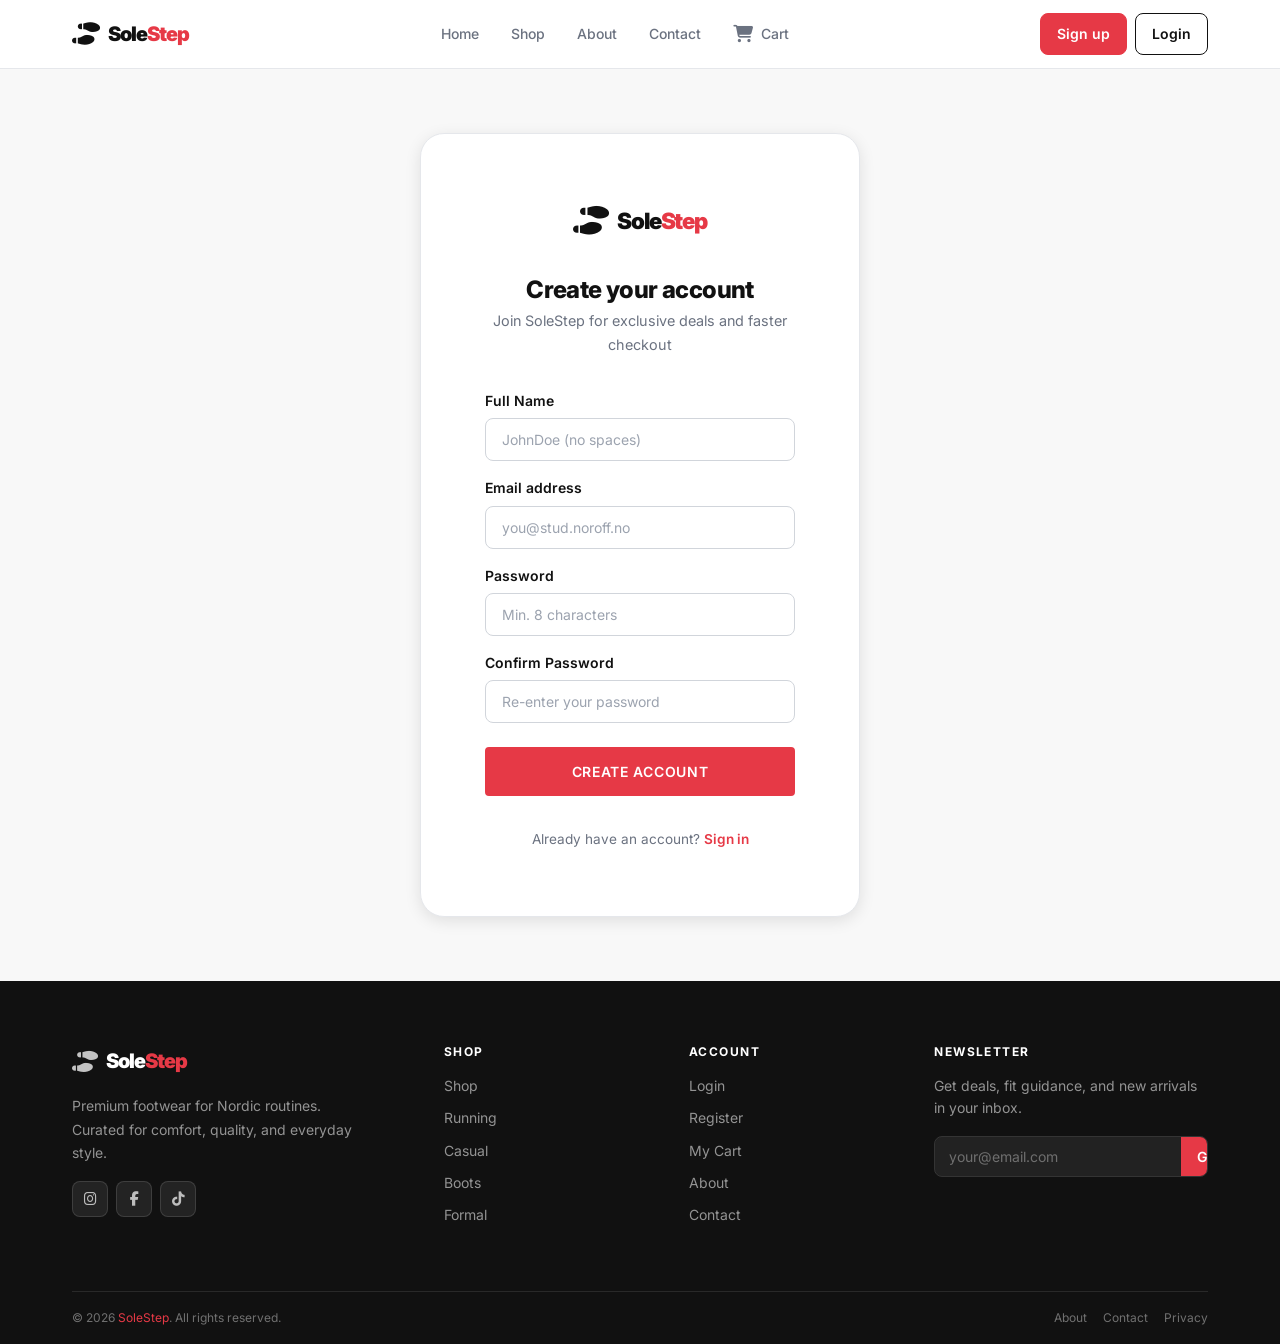
<file: register.html>
<!DOCTYPE html>
<html lang="en">
<head>
  <meta charset="UTF-8"/>
  <meta name="viewport" content="width=device-width,initial-scale=1.0"/>
  <title>Register — SoleStep</title>
  <meta name="description" content="Create your SoleStep account and start shopping."/>
  <meta property="og:title" content="Register — SoleStep"/>
  <meta property="og:description" content="Create your SoleStep account for exclusive deals and faster checkout."/>
  <meta property="og:type" content="website"/>
  <link rel="stylesheet" href="css/global.css"/>
  <link rel="stylesheet" href="css/header.css"/>
  <link rel="stylesheet" href="css/footer.css"/>
  <link rel="stylesheet" href="https://cdnjs.cloudflare.com/ajax/libs/font-awesome/6.4.0/css/all.min.css"/>
  <style>
    .auth-page{min-height:80vh;display:flex;align-items:center;justify-content:center;padding:var(--space-xl) var(--space-md);}
    .auth-card{width:100%;max-width:440px;background:#fff;border:1px solid var(--border);border-radius:var(--radius-2xl);padding:var(--space-xl);box-shadow:var(--shadow-md);}
    .auth-logo{display:flex;align-items:center;justify-content:center;gap:var(--space-sm);margin-bottom:var(--space-lg);text-decoration:none;}
    .auth-logo-emoji{font-size:1.8rem;}
    .auth-logo-text{font-size:1.4rem;font-weight:900;color:var(--primary);letter-spacing:-0.05em;}
    .auth-logo-text span{color:var(--accent);}
    .auth-title{font-size:1.5rem;font-weight:800;text-align:center;margin-bottom:4px;}
    .auth-subtitle{text-align:center;color:var(--muted);font-size:.9rem;margin-bottom:var(--space-lg);}
    .auth-form{display:flex;flex-direction:column;gap:var(--space-md);}
    .auth-footer{text-align:center;font-size:.85rem;color:var(--muted);margin-top:var(--space-lg);}
    .auth-footer a{color:var(--accent);font-weight:600;}
    .auth-footer a:hover{text-decoration:underline;}
    .auth-error{background:rgba(230,57,70,.08);color:var(--accent);border:1px solid rgba(230,57,70,.2);border-radius:var(--radius-md);padding:10px 14px;font-size:.85rem;font-weight:500;display:none;margin-bottom:var(--space-sm);}
    .auth-success{background:rgba(16,185,129,.08);color:#059669;border:1px solid rgba(16,185,129,.2);border-radius:var(--radius-md);padding:10px 14px;font-size:.85rem;font-weight:500;display:none;margin-bottom:var(--space-sm);}
    .field-error{color:var(--accent);font-size:.75rem;margin-top:4px;}
    .input-error{border-color:var(--accent)!important;}
    .spinner{width:16px;height:16px;border:2px solid var(--border);border-top-color:var(--accent);border-radius:50%;animation:spin .7s linear infinite;display:inline-block;}
    @keyframes spin{to{transform:rotate(360deg)}}
  </style>
</head>
<body>
<input type="checkbox" id="hamburger-toggle" class="hamburger-checkbox">
<header class="site-header"><div class="container"><div class="header-inner">
  <a href="index.html" class="header-logo" aria-label="SoleStep Home"><span class="header-logo-emoji"><i class="fa-solid fa-shoe-prints"></i></span><span class="header-logo-text">Sole<span>Step</span></span></a>
  <nav class="header-nav" aria-label="Main navigation"><a href="index.html" class="nav-link">Home</a><a href="products.html" class="nav-link">Shop</a><a href="about.html" class="nav-link">About</a><a href="contact.html" class="nav-link">Contact</a><a href="cart.html" class="nav-link nav-link-cart" aria-label="Shopping cart"><span class="cart-icon"><i class="fa-solid fa-cart-shopping"></i></span> Cart<span class="badge cart-count-badge" style="display:none">0</span></a></nav>
  <div class="header-actions"><div id="header-user-chip" style="display:none;align-items:center;gap:6px;font-size:.85rem;font-weight:600;"><i class="fa-solid fa-user"></i> <span class="user-name"></span></div><a href="register.html" id="header-register-btn" class="btn-auth btn-auth-primary">Sign up</a><a href="login.html" id="header-login-btn" class="btn-auth">Login</a><button id="header-logout-btn" class="btn-auth btn-logout" style="display:none">Logout</button></div>
  <label for="hamburger-toggle" class="hamburger-label"><span></span><span></span><span></span></label>
</div></div></header>
<nav class="mobile-nav" aria-label="Mobile navigation"><a href="index.html" class="mobile-nav-link"><i class="fa-solid fa-house"></i> Home</a><a href="products.html" class="mobile-nav-link"><i class="fa-solid fa-shoe-prints"></i> Shop</a><a href="about.html" class="mobile-nav-link"><i class="fa-solid fa-circle-info"></i> About</a><a href="contact.html" class="mobile-nav-link"><i class="fa-solid fa-envelope"></i> Contact</a><a href="cart.html" class="mobile-nav-link" aria-label="Shopping cart"><i class="fa-solid fa-cart-shopping"></i> Cart</a><div class="mobile-nav-divider"></div><div class="mobile-nav-actions"><a href="register.html" id="mobile-register-btn" class="btn-primary">Sign up</a><a href="login.html" id="mobile-login-btn" class="btn-secondary">Login</a><button id="mobile-logout-btn" class="btn-secondary" style="display:none">Logout</button></div></nav>

<main>
  <section class="auth-page">
    <div class="auth-card animate-fade-in">
      <a href="index.html" class="auth-logo">
        <span class="auth-logo-emoji"><i class="fa-solid fa-shoe-prints"></i></span>
        <span class="auth-logo-text">Sole<span>Step</span></span>
      </a>
      <h1 class="auth-title">Create your account</h1>
      <p class="auth-subtitle">Join SoleStep for exclusive deals and faster checkout</p>

      <div class="auth-error" id="register-error"></div>
      <div class="auth-success" id="register-success"></div>

      <form class="auth-form" id="register-form" onsubmit="handleRegister(event)">
        <div class="form-group">
          <label class="form-label" for="reg-name">Full Name</label>
          <input class="form-input" id="reg-name" type="text" placeholder="JohnDoe (no spaces)" required autocomplete="name">
        </div>
        <div class="form-group">
          <label class="form-label" for="reg-email">Email address</label>
          <input class="form-input" id="reg-email" type="email" placeholder="you@stud.noroff.no" required autocomplete="email">
        </div>
        <div class="form-group">
          <label class="form-label" for="reg-password">Password</label>
          <input class="form-input" id="reg-password" type="password" placeholder="Min. 8 characters" required autocomplete="new-password">
        </div>
        <div class="form-group">
          <label class="form-label" for="reg-confirm">Confirm Password</label>
          <input class="form-input" id="reg-confirm" type="password" placeholder="Re-enter your password" required autocomplete="new-password">
        </div>
        <button type="submit" class="btn-primary" id="register-submit" style="width:100%;margin-top:var(--space-sm);">
          Create Account
        </button>
      </form>

      <p class="auth-footer">
        Already have an account? <a href="login.html">Sign in</a>
      </p>
    </div>
  </section>
</main>

<footer class="site-footer">
  <div class="container">
    <div class="footer-grid">
      <div class="footer-brand">
        <a href="index.html" class="footer-logo">
          <span class="footer-logo-emoji"><i class="fa-solid fa-shoe-prints"></i></span>
          <span class="footer-logo-text">Sole<span>Step</span></span>
        </a>
        <p class="footer-tagline">Premium footwear for Nordic routines. Curated for comfort, quality, and everyday style.</p>
        <div class="footer-social">
          <a href="#" class="social-link" aria-label="Instagram"><i class="fa-brands fa-instagram"></i></a>
          <a href="#" class="social-link" aria-label="Facebook"><i class="fa-brands fa-facebook-f"></i></a>
          <a href="#" class="social-link" aria-label="TikTok"><i class="fa-brands fa-tiktok"></i></a>
        </div>
      </div>
      <div>
        <h4 class="footer-col-title">Shop</h4>
        <nav class="footer-nav">
          <a href="products.html" class="footer-nav-link">Shop</a>
          <a href="products.html?category=Running" class="footer-nav-link">Running</a>
          <a href="products.html?category=Casual" class="footer-nav-link">Casual</a>
          <a href="products.html?category=Boots" class="footer-nav-link">Boots</a>
          <a href="products.html?category=Formal" class="footer-nav-link">Formal</a>
        </nav>
      </div>
      <div>
        <h4 class="footer-col-title">Account</h4>
        <nav class="footer-nav">
          <a href="login.html" class="footer-nav-link">Login</a>
          <a href="register.html" class="footer-nav-link">Register</a>
          <a href="cart.html" class="footer-nav-link">My Cart</a>
          <a href="about.html" class="footer-nav-link">About</a>
          <a href="contact.html" class="footer-nav-link">Contact</a>
        </nav>
      </div>
      <div class="footer-newsletter">
        <h4 class="footer-col-title">Newsletter</h4>
        <p class="footer-newsletter-desc">Get deals, fit guidance, and new arrivals in your inbox.</p>
        <form class="newsletter-form" onsubmit="event.preventDefault();UI.showToast('Subscribed!','success');this.reset();">
          <div class="newsletter-input-row">
            <input type="email" class="newsletter-input" placeholder="your@email.com" aria-label="Email for newsletter" required>
            <button type="submit" class="newsletter-btn">Go</button>
          </div>
        </form>
      </div>
    </div>
    <div class="footer-bottom">
      <p class="footer-copyright">&copy; 2026 <span>SoleStep</span>. All rights reserved.</p>
      <div class="footer-bottom-links">
        <a href="about.html" class="footer-bottom-link">About</a>
        <a href="contact.html" class="footer-bottom-link">Contact</a>
        <a href="#" class="footer-bottom-link">Privacy</a>
      </div>
    </div>
  </div>
</footer>

<script src="js/cart.js"></script><script src="js/auth.js"></script><script src="js/ui.js"></script>
<script>
async function handleRegister(e) {
  e.preventDefault();
  const name = document.getElementById('reg-name').value.trim();
  const email = document.getElementById('reg-email').value.trim();
  const password = document.getElementById('reg-password').value;
  const confirmPassword = document.getElementById('reg-confirm').value;
  const errBox = document.getElementById('register-error');
  const successBox = document.getElementById('register-success');
  const btn = document.getElementById('register-submit');

  errBox.style.display = 'none';
  successBox.style.display = 'none';

  // Client-side validation
  if (name.includes(' ')) {
    errBox.textContent = 'Name must not contain spaces.';
    errBox.style.display = 'block';
    return;
  }
  if (!email.endsWith('@noroff.no') && !email.endsWith('@stud.noroff.no')) {
    errBox.textContent = 'Email must end with @noroff.no or @stud.noroff.no';
    errBox.style.display = 'block';
    return;
  }
  if (password.length < 8) {
    errBox.textContent = 'Password must be at least 8 characters.';
    errBox.style.display = 'block';
    return;
  }
  if (password !== confirmPassword) {
    errBox.textContent = 'Passwords do not match.';
    errBox.style.display = 'block';
    return;
  }

  UI.setButtonLoading(btn, true, 'Creating account…');

  try {
    await AUTH.registerUser(name, email, password);
    successBox.textContent = 'Account created successfully! Redirecting to login…';
    successBox.style.display = 'block';
    btn.disabled = true;
    setTimeout(() => { window.location.href = 'login.html'; }, 2000);
  } catch (err) {
    errBox.textContent = err.message;
    errBox.style.display = 'block';
    UI.setButtonLoading(btn, false, 'Create Account');
  }
}

if (AUTH.isLoggedIn()) { location.href = 'index.html'; }
</script>
</body>
</html>
</file>
<file: css/global.css>
@import url("https://fonts.googleapis.com/css2?family=Inter:wght@300;400;500;600;700;800;900&display=swap");

/* CSS Custom Properties */
:root {
  /* Color Palette */
  --primary: #111111;
  --accent: #e63946;
  --accent-dark: #c1121f;
  --accent-light: #ff6b74;
  --bg: #f8f8f8;
  --white: #ffffff;
  --muted: #6b7280;
  --muted-light: #9ca3af;
  --border: #e5e7eb;
  --border-dark: #d1d5db;
  --surface: #ffffff;
  --surface-alt: #f3f4f6;

  /* Typography */
  --font-sans:
    "Inter", -apple-system, BlinkMacSystemFont, "Segoe UI", sans-serif;
  --font-size-xs: 0.75rem; /* 12px */
  --font-size-sm: 0.875rem; /* 14px */
  --font-size-base: 1rem; /* 16px */
  --font-size-lg: 1.125rem; /* 18px */
  --font-size-xl: 1.25rem; /* 20px */
  --font-size-2xl: 1.5rem; /* 24px */
  --font-size-3xl: 1.875rem; /* 30px */
  --font-size-4xl: 2.25rem; /* 36px */
  --font-size-5xl: 3rem; /* 48px */
  --font-size-6xl: 3.75rem; /* 60px */

  /* Spacing */
  --space-xs: 4px;
  --space-sm: 8px;
  --space-md: 16px;
  --space-lg: 32px;
  --space-xl: 64px;
  --space-2xl: 96px;
  --space-3xl: 128px;

  /* Border Radius */
  --radius-sm: 4px;
  --radius-md: 8px;
  --radius-lg: 12px;
  --radius-xl: 16px;
  --radius-2xl: 24px;
  --radius-full: 9999px;

  /* Shadows */
  --shadow-xs: 0 1px 2px rgba(0, 0, 0, 0.05);
  --shadow-sm: 0 2px 8px rgba(0, 0, 0, 0.08);
  --shadow-md: 0 4px 16px rgba(0, 0, 0, 0.1);
  --shadow-lg: 0 8px 32px rgba(0, 0, 0, 0.12);
  --shadow-xl: 0 16px 48px rgba(0, 0, 0, 0.15);
  --shadow-accent: 0 4px 20px rgba(230, 57, 70, 0.35);

  /* Transitions */
  --transition-fast: all 0.15s ease;
  --transition-base: all 0.25s ease;
  --transition-slow: all 0.4s ease;

  /* Z-index scale */
  --z-below: -1;
  --z-base: 0;
  --z-raised: 10;
  --z-dropdown: 100;
  --z-sticky: 200;
  --z-overlay: 300;
  --z-modal: 400;
  --z-toast: 500;
}

/* Global Reset */
*,
*::before,
*::after {
  box-sizing: border-box;
  margin: 0;
  padding: 0;
}

html {
  font-size: 16px;
  scroll-behavior: smooth;
  -webkit-text-size-adjust: 100%;
}

body {
  font-family: var(--font-sans);
  font-size: var(--font-size-base);
  font-weight: 400;
  line-height: 1.6;
  color: var(--primary);
  background-color: var(--bg);
  -webkit-font-smoothing: antialiased;
  -moz-osx-font-smoothing: grayscale;
  min-height: 100vh;
  display: flex;
  flex-direction: column;
}

/* Typography Reset */
h1,
h2,
h3,
h4,
h5,
h6 {
  font-weight: 700;
  line-height: 1.2;
  letter-spacing: -0.025em;
  color: var(--primary);
}

h1 {
  font-size: var(--font-size-5xl);
}
h2 {
  font-size: var(--font-size-4xl);
}
h3 {
  font-size: var(--font-size-3xl);
}
h4 {
  font-size: var(--font-size-2xl);
}
h5 {
  font-size: var(--font-size-xl);
}
h6 {
  font-size: var(--font-size-lg);
}

p {
  line-height: 1.7;
  color: var(--muted);
}

a {
  color: inherit;
  text-decoration: none;
  transition: var(--transition-fast);
}

ul,
ol {
  list-style: none;
}

img,
svg,
video {
  display: block;
  max-width: 100%;
}

input,
button,
textarea,
select {
  font-family: inherit;
  font-size: inherit;
  border: none;
  outline: none;
  background: none;
}

button {
  cursor: pointer;
}

/* Layout */
.container {
  width: 100%;
  max-width: 1200px;
  margin-left: auto;
  margin-right: auto;
  padding-left: var(--space-lg);
  padding-right: var(--space-lg);
}

@media (max-width: 768px) {
  .container {
    padding-left: var(--space-md);
    padding-right: var(--space-md);
  }
}

main {
  flex: 1;
}

/* Utility: Flex / Grid */
.flex {
  display: flex;
}
.flex-col {
  flex-direction: column;
}
.items-center {
  align-items: center;
}
.justify-center {
  justify-content: center;
}
.justify-between {
  justify-content: space-between;
}
.gap-sm {
  gap: var(--space-sm);
}
.gap-md {
  gap: var(--space-md);
}
.gap-lg {
  gap: var(--space-lg);
}

.grid-2 {
  display: grid;
  grid-template-columns: repeat(2, 1fr);
  gap: var(--space-lg);
}
.grid-3 {
  display: grid;
  grid-template-columns: repeat(3, 1fr);
  gap: var(--space-lg);
}
.grid-4 {
  display: grid;
  grid-template-columns: repeat(4, 1fr);
  gap: var(--space-lg);
}

/* Buttons */
.btn-primary {
  display: inline-flex;
  align-items: center;
  justify-content: center;
  gap: var(--space-sm);
  padding: 14px var(--space-lg);
  background: var(--accent);
  color: var(--white);
  font-size: var(--font-size-sm);
  font-weight: 600;
  letter-spacing: 0.05em;
  text-transform: uppercase;
  border-radius: var(--radius-sm);
  border: 2px solid var(--accent);
  cursor: pointer;
  transition: var(--transition-base);
  white-space: nowrap;
  user-select: none;
  position: relative;
  overflow: hidden;
}

.btn-primary::after {
  content: "";
  position: absolute;
  inset: 0;
  background: rgba(255, 255, 255, 0);
  transition: var(--transition-fast);
}

.btn-primary:hover {
  background: var(--accent-dark);
  border-color: var(--accent-dark);
  box-shadow: var(--shadow-accent);
  transform: translateY(-1px);
}

.btn-primary:hover::after {
  background: rgba(255, 255, 255, 0.05);
}

.btn-primary:active {
  transform: translateY(0);
  box-shadow: none;
}

.btn-secondary {
  display: inline-flex;
  align-items: center;
  justify-content: center;
  gap: var(--space-sm);
  padding: 14px var(--space-lg);
  background: transparent;
  color: var(--primary);
  font-size: var(--font-size-sm);
  font-weight: 600;
  letter-spacing: 0.05em;
  text-transform: uppercase;
  border-radius: var(--radius-sm);
  border: 2px solid var(--primary);
  cursor: pointer;
  transition: var(--transition-base);
  white-space: nowrap;
  user-select: none;
}

.btn-secondary:hover {
  background: var(--primary);
  color: var(--white);
  transform: translateY(-1px);
  box-shadow: var(--shadow-md);
}

.btn-secondary:active {
  transform: translateY(0);
}

.btn-ghost {
  display: inline-flex;
  align-items: center;
  gap: var(--space-sm);
  padding: 10px var(--space-md);
  background: transparent;
  color: var(--muted);
  font-size: var(--font-size-sm);
  font-weight: 500;
  border-radius: var(--radius-sm);
  border: 1px solid transparent;
  cursor: pointer;
  transition: var(--transition-fast);
}

.btn-ghost:hover {
  color: var(--primary);
  background: var(--surface-alt);
  border-color: var(--border);
}

/* Badge */
.badge {
  display: inline-flex;
  align-items: center;
  justify-content: center;
  min-width: 20px;
  height: 20px;
  padding: 0 6px;
  background: var(--accent);
  color: var(--white);
  font-size: 11px;
  font-weight: 700;
  border-radius: var(--radius-full);
  line-height: 1;
}

.badge-primary {
  background: var(--primary);
  color: var(--white);
}

.badge-outline {
  background: transparent;
  color: var(--primary);
  border: 1px solid var(--border-dark);
}

/* Card */
.card {
  background: var(--white);
  border-radius: var(--radius-xl);
  box-shadow: var(--shadow-sm);
  border: 1px solid var(--border);
  overflow: hidden;
  transition: var(--transition-base);
}

.card:hover {
  box-shadow: var(--shadow-lg);
  transform: translateY(-4px);
}

/* Form Elements */
.form-group {
  display: flex;
  flex-direction: column;
  gap: 6px;
}

.form-label {
  font-size: var(--font-size-sm);
  font-weight: 600;
  color: var(--primary);
}

.form-input {
  width: 100%;
  padding: 12px var(--space-md);
  background: var(--white);
  border: 1.5px solid var(--border-dark);
  border-radius: var(--radius-md);
  font-size: var(--font-size-sm);
  color: var(--primary);
  transition: var(--transition-fast);
}

.form-input::placeholder {
  color: var(--muted-light);
}

.form-input:focus {
  border-color: var(--accent);
  box-shadow: 0 0 0 3px rgba(230, 57, 70, 0.12);
}

.form-input:hover:not(:focus) {
  border-color: var(--muted);
}

/* Section Spacing */
.section {
  padding: var(--space-xl) 0;
}

.section-lg {
  padding: var(--space-2xl) 0;
}

/* Text Utilities */
.text-accent {
  color: var(--accent);
}
.text-muted {
  color: var(--muted);
}
.text-white {
  color: var(--white);
}
.text-center {
  text-align: center;
}
.text-sm {
  font-size: var(--font-size-sm);
}
.text-lg {
  font-size: var(--font-size-lg);
}
.text-xl {
  font-size: var(--font-size-xl);
}
.font-bold {
  font-weight: 700;
}
.font-semibold {
  font-weight: 600;
}

/* Divider */
.divider {
  height: 1px;
  background: var(--border);
  border: none;
}

/* Loading Spinner */
@keyframes spin {
  to {
    transform: rotate(360deg);
  }
}

.spinner {
  width: 24px;
  height: 24px;
  border: 3px solid var(--border);
  border-top-color: var(--accent);
  border-radius: 50%;
  animation: spin 0.7s linear infinite;
}

/* Toast Notification */
.toast {
  position: fixed;
  bottom: var(--space-lg);
  right: var(--space-lg);
  z-index: var(--z-toast);
  background: var(--primary);
  color: var(--white);
  padding: var(--space-md) var(--space-lg);
  border-radius: var(--radius-md);
  font-size: var(--font-size-sm);
  font-weight: 500;
  box-shadow: var(--shadow-xl);
  transform: translateY(100px);
  opacity: 0;
  transition: var(--transition-base);
  max-width: 360px;
}

.toast.toast-show {
  transform: translateY(0);
  opacity: 1;
}

.toast-success {
  border-left: 4px solid #10b981;
}
.toast-error {
  border-left: 4px solid var(--accent);
}
.toast-info {
  border-left: 4px solid #3b82f6;
}

/* Animations */
@keyframes fadeIn {
  from {
    opacity: 0;
    transform: translateY(16px);
  }
  to {
    opacity: 1;
    transform: translateY(0);
  }
}

@keyframes fadeInScale {
  from {
    opacity: 0;
    transform: scale(0.95);
  }
  to {
    opacity: 1;
    transform: scale(1);
  }
}

@keyframes slideInRight {
  from {
    opacity: 0;
    transform: translateX(32px);
  }
  to {
    opacity: 1;
    transform: translateX(0);
  }
}

.animate-fade-in {
  animation: fadeIn 0.4s ease forwards;
}
.animate-scale-in {
  animation: fadeInScale 0.3s ease forwards;
}

/* Responsive Breakpoints */
@media (max-width: 1024px) {
  h1 {
    font-size: var(--font-size-4xl);
  }
  h2 {
    font-size: var(--font-size-3xl);
  }
}

@media (max-width: 768px) {
  h1 {
    font-size: var(--font-size-3xl);
  }
  h2 {
    font-size: var(--font-size-2xl);
  }
  .grid-4 {
    grid-template-columns: repeat(2, 1fr);
  }
  .grid-3 {
    grid-template-columns: repeat(2, 1fr);
  }
  .grid-2 {
    grid-template-columns: 1fr;
  }
  .section {
    padding: var(--space-lg) 0;
  }
}

@media (max-width: 480px) {
  h1 {
    font-size: var(--font-size-2xl);
  }
  h2 {
    font-size: var(--font-size-xl);
  }
  h3 {
    font-size: var(--font-size-lg);
  }
  .grid-4,
  .grid-3,
  .grid-2 {
    grid-template-columns: 1fr;
  }
  .btn-primary,
  .btn-secondary {
    width: 100%;
    justify-content: center;
  }
  .container {
    padding-left: var(--space-sm);
    padding-right: var(--space-sm);
  }
}

/* Error Banner */
.error-banner {
  background: rgba(230, 57, 70, 0.08);
  border: 1px solid rgba(230, 57, 70, 0.2);
  border-radius: var(--radius-lg);
  padding: var(--space-md) var(--space-lg);
  display: flex;
  align-items: center;
  gap: var(--space-md);
  color: var(--accent);
  font-weight: 600;
  font-size: var(--font-size-sm);
  margin-bottom: var(--space-lg);
}

.error-banner-icon {
  font-size: 1.5rem;
  flex-shrink: 0;
}

/* Scrollbar Styling */
::-webkit-scrollbar {
  width: 6px;
  height: 6px;
}
::-webkit-scrollbar-track {
  background: var(--bg);
}
::-webkit-scrollbar-thumb {
  background: var(--border-dark);
  border-radius: var(--radius-full);
}
::-webkit-scrollbar-thumb:hover {
  background: var(--muted);
}

/* Selection Color */
::selection {
  background: rgba(230, 57, 70, 0.15);
  color: var(--primary);
}
</file>
<file: css/header.css>
/* Header Shell */
.site-header {
  position: sticky;
  top: 0;
  left: 0;
  right: 0;
  z-index: var(--z-sticky);
  background: rgba(255,255,255,0.92);
  backdrop-filter: blur(16px);
  -webkit-backdrop-filter: blur(16px);
  border-bottom: 1px solid var(--border);
  transition: box-shadow var(--transition-base);
}

.site-header.scrolled {
  box-shadow: var(--shadow-md);
}

.header-inner {
  display: flex;
  align-items: center;
  justify-content: space-between;
  height: 68px;
  gap: var(--space-lg);
}

/* Logo */
.header-logo {
  display: flex;
  align-items: center;
  gap: var(--space-sm);
  text-decoration: none;
  flex-shrink: 0;
}

.header-logo img {
  height: 36px;
  width: auto;
}

.header-logo-text {
  font-size: var(--font-size-xl);
  font-weight: 900;
  letter-spacing: -0.05em;
  color: var(--primary);
  line-height: 1;
}

.header-logo-text span {
  color: var(--accent);
}

.header-logo-emoji {
  font-size: 1.4rem;
  line-height: 1;
}

/* Nav Links */
.header-nav {
  display: flex;
  align-items: center;
  gap: 4px;
}

.nav-link {
  display: flex;
  align-items: center;
  gap: var(--space-sm);
  padding: 8px 14px;
  font-size: var(--font-size-sm);
  font-weight: 500;
  color: var(--muted);
  border-radius: var(--radius-md);
  transition: var(--transition-fast);
  position: relative;
  text-decoration: none;
}

.nav-link:hover {
  color: var(--primary);
  background: var(--surface-alt);
}

.nav-link.active {
  color: var(--primary);
  font-weight: 600;
}

.nav-link.active::after {
  content: '';
  position: absolute;
  bottom: -2px;
  left: 14px;
  right: 14px;
  height: 2px;
  background: var(--accent);
  border-radius: var(--radius-full);
}

/* Cart link with badge */
.nav-link-cart {
  position: relative;
}

.nav-link-cart .badge {
  position: absolute;
  top: -2px;
  right: -4px;
  font-size: 10px;
  min-width: 18px;
  height: 18px;
}

.cart-icon {
  font-size: 1.1rem;
  line-height: 1;
}

/* Auth Button Area */
.header-actions {
  display: flex;
  align-items: center;
  gap: var(--space-sm);
  flex-shrink: 0;
}

.btn-auth {
  display: inline-flex;
  align-items: center;
  gap: 6px;
  padding: 9px var(--space-md);
  font-size: var(--font-size-sm);
  font-weight: 600;
  border-radius: var(--radius-md);
  border: 1.5px solid var(--primary);
  color: var(--primary);
  background: transparent;
  cursor: pointer;
  transition: var(--transition-fast);
  text-decoration: none;
  white-space: nowrap;
}

.btn-auth:hover {
  background: var(--primary);
  color: var(--white);
  transform: translateY(-1px);
  box-shadow: var(--shadow-sm);
}

.btn-auth-primary {
  border-color: var(--accent);
  background: var(--accent);
  color: var(--white);
}

.btn-auth-primary:hover {
  border-color: var(--primary);
  background: var(--primary);
}

.btn-auth.btn-logout {
  border-color: var(--accent);
  color: var(--accent);
}

.btn-auth.btn-logout:hover {
  background: var(--accent);
  color: var(--white);
}

/* Hamburger (Mobile) — pure CSS checkbox toggle */
.hamburger-checkbox {
  display: none;
  position: absolute;
  width: 0;
  height: 0;
  opacity: 0;
  pointer-events: none;
}

.hamburger-label {
  display: none;
  flex-direction: column;
  justify-content: center;
  align-items: center;
  width: 40px;
  height: 40px;
  cursor: pointer;
  border-radius: var(--radius-md);
  border: 1.5px solid var(--border-dark);
  gap: 5px;
  flex-shrink: 0;
  transition: var(--transition-fast);
  -webkit-tap-highlight-color: transparent;
}

.hamburger-label:hover {
  background: var(--surface-alt);
}

.hamburger-label span {
  display: block;
  width: 18px;
  height: 2px;
  background: var(--primary);
  border-radius: var(--radius-full);
  transition: var(--transition-base);
  transform-origin: center;
}

/* Animate hamburger → X */
.hamburger-checkbox:checked + .hamburger-label span:nth-child(1) {
  transform: translateY(7px) rotate(45deg);
}
.hamburger-checkbox:checked + .hamburger-label span:nth-child(2) {
  opacity: 0;
  transform: scaleX(0);
}
.hamburger-checkbox:checked + .hamburger-label span:nth-child(3) {
  transform: translateY(-7px) rotate(-45deg);
}

/* Mobile Overlay Nav */
.mobile-nav {
  display: none;
  position: fixed;
  top: 68px;
  left: 0;
  right: 0;
  bottom: 0;
  background: var(--white);
  z-index: var(--z-overlay);
  padding: var(--space-lg);
  flex-direction: column;
  gap: var(--space-sm);
  overflow-y: auto;
  transform: translateX(100%);
  transition: transform var(--transition-base);
  border-top: 1px solid var(--border);
}

.hamburger-checkbox:checked ~ .mobile-nav {
  transform: translateX(0);
}

.mobile-nav-link {
  display: flex;
  align-items: center;
  justify-content: space-between;
  padding: var(--space-md);
  font-size: var(--font-size-lg);
  font-weight: 600;
  color: var(--primary);
  border-radius: var(--radius-md);
  text-decoration: none;
  transition: var(--transition-fast);
  border-bottom: 1px solid var(--border);
}

.mobile-nav-link:hover {
  color: var(--accent);
  background: var(--surface-alt);
}

.mobile-nav-link:last-child {
  border-bottom: none;
}

.mobile-nav-divider {
  height: 1px;
  background: var(--border);
  margin: var(--space-sm) 0;
}

.mobile-nav-actions {
  margin-top: auto;
  padding-top: var(--space-md);
  display: flex;
  flex-direction: column;
  gap: var(--space-sm);
}

/* Responsive: Show hamburger */
@media (max-width: 768px) {
  .header-nav {
    display: none;
  }

  .header-actions .btn-auth {
    display: none;
  }

  .hamburger-label {
    display: flex;
  }

  .mobile-nav {
    display: flex;
  }
}

@media (max-width: 480px) {
  .header-inner {
    height: 60px;
  }

  .mobile-nav {
    top: 60px;
  }

  .header-logo-text {
    font-size: var(--font-size-lg);
  }
}
</file>
<file: css/footer.css>
.site-footer {
  background: var(--primary);
  color: rgba(255,255,255,0.75);
  padding: var(--space-xl) 0 0;
  margin-top: auto;
}

/* Footer Grid */
.footer-grid {
  display: grid;
  grid-template-columns: minmax(220px, 1.4fr) minmax(130px, .8fr) minmax(140px, .8fr) minmax(260px, 1.3fr);
  gap: clamp(32px, 6vw, 88px);
  padding-bottom: var(--space-xl);
  align-items: start;
}

/* Footer Brand */
.footer-brand {
  min-width: 0;
}

.footer-logo {
  display: flex;
  align-items: center;
  gap: var(--space-sm);
  margin-bottom: var(--space-md);
  text-decoration: none;
}

.footer-logo-text {
  font-size: var(--font-size-xl);
  font-weight: 900;
  letter-spacing: -0.05em;
  color: var(--white);
  line-height: 1;
}

.footer-logo-text span {
  color: var(--accent);
}

.footer-logo-emoji {
  font-size: 1.3rem;
}

.footer-tagline {
  font-size: var(--font-size-sm);
  line-height: 1.7;
  color: rgba(255,255,255,0.55);
  max-width: 300px;
}

.footer-social {
  display: flex;
  gap: var(--space-sm);
  margin-top: var(--space-md);
}

.social-link {
  display: flex;
  align-items: center;
  justify-content: center;
  width: 36px;
  height: 36px;
  border-radius: var(--radius-md);
  background: rgba(255,255,255,0.08);
  color: rgba(255,255,255,0.7);
  font-size: 0.9rem;
  text-decoration: none;
  transition: var(--transition-fast);
  border: 1px solid rgba(255,255,255,0.12);
}

.social-link:hover {
  background: var(--accent);
  color: var(--white);
  border-color: var(--accent);
  transform: translateY(-2px);
}

/* Footer Column */
.footer-col-title {
  font-size: var(--font-size-xs);
  font-weight: 700;
  letter-spacing: 0.12em;
  text-transform: uppercase;
  color: var(--white);
  margin-bottom: var(--space-md);
}

.footer-nav {
  display: flex;
  flex-direction: column;
  gap: 10px;
}

.footer-nav-link {
  font-size: var(--font-size-sm);
  color: rgba(255,255,255,0.55);
  text-decoration: none;
  transition: var(--transition-fast);
  display: flex;
  align-items: center;
  position: relative;
  width: max-content;
}

.footer-nav-link:hover {
  color: var(--white);
}

.footer-nav-link::before {
  content: '→';
  position: absolute;
  left: -16px;
  opacity: 0;
  transition: var(--transition-fast);
  font-size: var(--font-size-xs);
}

.footer-nav-link:hover::before {
  opacity: 1;
  transform: translateX(4px);
}

/* Newsletter */
.footer-newsletter {
  min-width: 0;
}

.footer-newsletter-desc {
  font-size: var(--font-size-sm);
  color: rgba(255,255,255,0.55);
  margin-bottom: var(--space-md);
  line-height: 1.6;
}

.newsletter-form {
  display: flex;
  flex-direction: column;
  gap: var(--space-sm);
}

.newsletter-input-row {
  display: flex;
  gap: 0;
  border-radius: var(--radius-md);
  overflow: hidden;
  border: 1.5px solid rgba(255,255,255,0.15);
  transition: var(--transition-fast);
}

.newsletter-input-row:focus-within {
  border-color: var(--accent);
  box-shadow: 0 0 0 3px rgba(230,57,70,.2);
}

.newsletter-input {
  flex: 1;
  padding: 11px 14px;
  background: rgba(255,255,255,0.07);
  color: var(--white);
  font-size: var(--font-size-sm);
  border: none;
  outline: none;
}

.newsletter-input::placeholder {
  color: rgba(255,255,255,0.35);
}

.newsletter-btn {
  display: flex;
  align-items: center;
  justify-content: center;
  padding: 11px var(--space-md);
  background: var(--accent);
  color: var(--white);
  font-size: var(--font-size-sm);
  font-weight: 600;
  cursor: pointer;
  transition: var(--transition-fast);
  white-space: nowrap;
  border: none;
}

.newsletter-btn:hover {
  background: var(--accent-dark);
}

.newsletter-note {
  font-size: var(--font-size-xs);
  color: rgba(255,255,255,0.35);
}

/* Footer Bottom Bar */
.footer-bottom {
  border-top: 1px solid rgba(255,255,255,0.1);
  padding: var(--space-md) 0;
  display: flex;
  align-items: center;
  justify-content: space-between;
  gap: var(--space-md);
  flex-wrap: wrap;
}

.footer-copyright {
  font-size: var(--font-size-xs);
  color: rgba(255,255,255,0.4);
}

.footer-copyright span {
  color: var(--accent);
}

.footer-bottom-links {
  display: flex;
  gap: var(--space-md);
}

.footer-bottom-link {
  font-size: var(--font-size-xs);
  color: rgba(255,255,255,0.4);
  text-decoration: none;
  transition: var(--transition-fast);
}

.footer-bottom-link:hover {
  color: var(--white);
}

/* Responsive */
@media (max-width: 1024px) {
  .footer-grid {
    grid-template-columns: 1fr 1fr;
    gap: var(--space-lg);
  }
}

@media (max-width: 600px) {
  .footer-grid {
    grid-template-columns: 1fr;
    gap: var(--space-lg);
  }

  .footer-bottom {
    flex-direction: column;
    align-items: flex-start;
    gap: var(--space-sm);
  }
}
</file>
